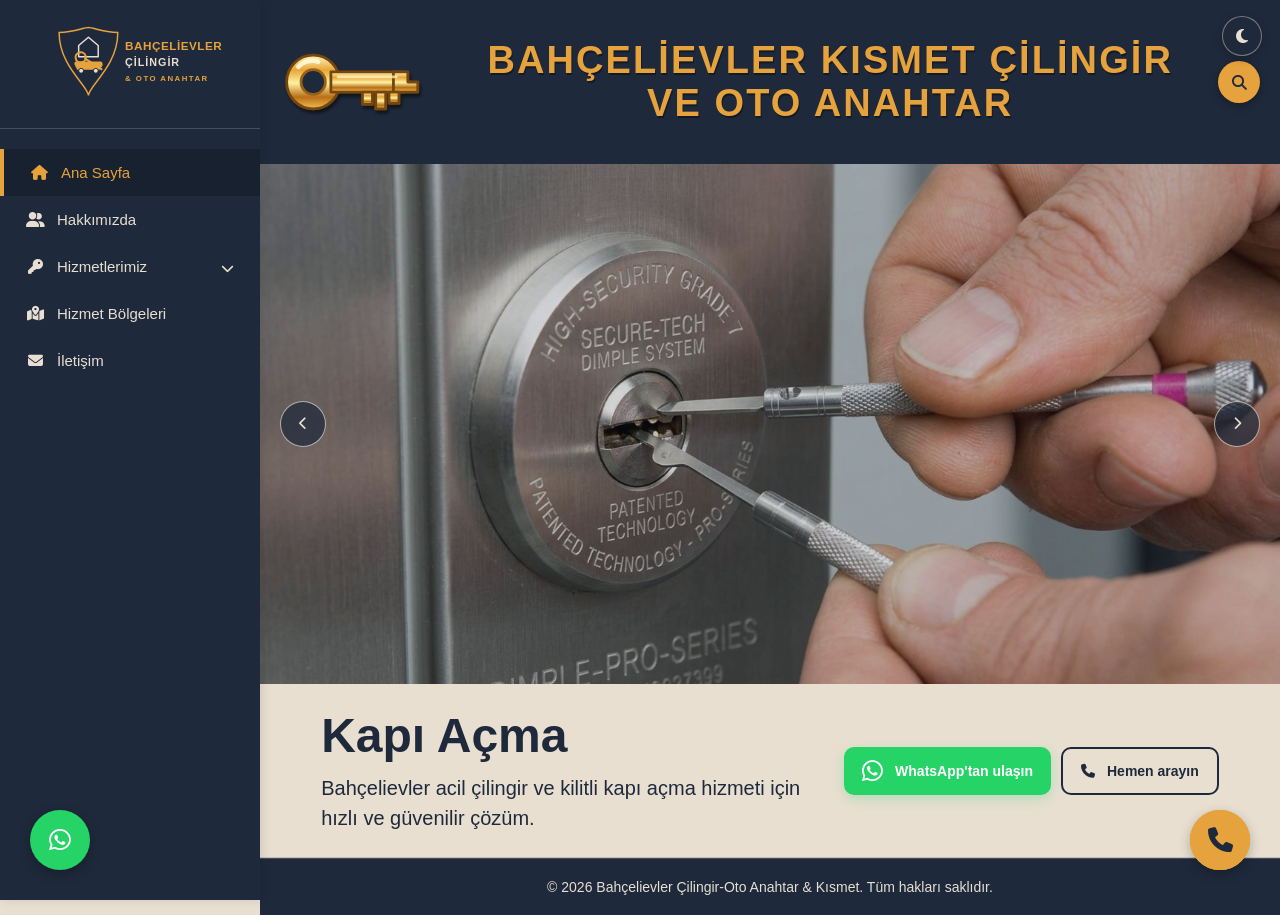
<file: index.html>
﻿<!DOCTYPE html>
<html lang="tr">
<head>
    <meta charset="UTF-8">
    <meta name="viewport" content="width=device-width, initial-scale=1.0">
    <meta name="description" content="Bahçelievler Çilingir-Oto Anahtar & Kısmet. Acil anahtarcı hizmeti için WhatsApp üzerinden iletişime geçin.">
    <title>Bahçelievler Çilingir-Oto Anahtar &amp; Kısmet</title>
    <link rel="stylesheet" href="https://cdnjs.cloudflare.com/ajax/libs/font-awesome/6.4.0/css/all.min.css">
    <link rel="stylesheet" href="css/style.css?v=20261105">
</head>
<body>
    <button class="theme-toggle" id="themeToggle" type="button" aria-label="Gece modunu aç" aria-pressed="false">
        <i class="fa-solid fa-moon" aria-hidden="true"></i>
    </button>
    <header class="mobile-header">
        <button class="mobile-toggle-btn" id="menuToggle" aria-label="Menüyü aç" aria-expanded="false" aria-controls="siteMenu">
            <i class="fa-solid fa-bars" aria-hidden="true"></i>
            <span>Menü</span>
        </button>
        <a class="mobile-logo" href="index.html" aria-label="Bahçelievler Çilingir ana sayfa">
            <img src="img/logo.svg" alt="Bahçelievler Çilingir ve Oto Anahtar">
        </a>
    </header>

    <aside class="sidebar" id="siteMenu" aria-label="Ana menü">
        <div class="logo-container">
            <a href="index.html"><img src="img/logo.svg" alt="Bahçelievler Çilingir ve Oto Anahtar"></a>
        </div>
        <ul class="nav-menu">
            <li><a href="index.html" class="active" aria-label="Ana Sayfa"><i class="fa-solid fa-house" aria-hidden="true"></i><span>Ana Sayfa</span></a></li>
            <li><a href="hakkimizda.html" aria-label="Hakkımızda"><i class="fa-solid fa-user-group" aria-hidden="true"></i><span>Hakkımızda</span></a></li>
            <li class="nav-services"><a href="hizmetlerimiz.html" aria-label="Hizmetlerimiz"><i class="fa-solid fa-key" aria-hidden="true"></i><span>Hizmetlerimiz</span></a><button class="service-submenu-toggle" type="button" aria-expanded="false" aria-label="Hizmetlerimiz alt menüsünü aç"><i class="fa-solid fa-chevron-down" aria-hidden="true"></i></button>
                <ul class="service-submenu">
                    <li><a href="hizmet-detay.html?service=kapi-acma">Kapı açma</a></li>
                    <li><a href="hizmet-detay.html?service=kilit-degisim-onarim">Kilit değişim ve onarım</a></li>
                    <li><a href="hizmet-detay.html?service=anahtar-kopyalama">Anahtar kopyalama</a></li>
                    <li><a href="hizmet-detay.html?service=oto-anahtar">Oto anahtar</a></li>
                    <li><a href="hizmet-detay.html?service=kepenk-kumandasi">Kepenk kumandası</a></li>
                    <li><a href="hizmet-detay.html?service=garaj-kumandasi">Garaj kumandası</a></li>
                    <li><a href="hizmet-detay.html?service=celik-kasa">Çelik kasa</a></li>
                </ul>
            </li>
            <li><a href="hizmet-bolgeleri.html" aria-label="Hizmet Bölgeleri"><i class="fa-solid fa-map-location-dot" aria-hidden="true"></i><span>Hizmet Bölgeleri</span></a></li>
            <li><a href="iletisim.html" aria-label="İletişim"><i class="fa-solid fa-envelope" aria-hidden="true"></i><span>İletişim</span></a></li>
        </ul>
    </aside>

    <div class="main-content">
        <main class="content-body home-content">
            <section class="home-heading" aria-label="İşletme adı">
                <img class="home-heading-key" src="img/key-realistic.svg" alt="" aria-hidden="true">
                <div class="home-heading-content">
                    <h1>BAHÇELİEVLER KISMET ÇİLİNGİR VE OTO ANAHTAR</h1>
                    <button class="home-heading-call" type="button" id="siteSearchToggle" aria-expanded="false" aria-controls="siteSearch">
                        <i class="fa-solid fa-magnifying-glass" aria-hidden="true"></i>
                    </button>
                    <form class="site-search-form" id="siteSearch" action="arama.html" method="get" hidden>
                        <label class="sr-only" for="siteSearchInput">Sitede ara</label>
                        <input id="siteSearchInput" name="q" type="search" placeholder="Hizmet veya mahalle ara" autocomplete="off">
                        <button type="submit" aria-label="Arama yap"><i class="fa-solid fa-arrow-right" aria-hidden="true"></i></button>
                    </form>
                </div>
            </section>
            <section class="image-slider home-slider" aria-label="Hizmetlerimiz">
                <div class="image-slider-stage">
                    <a class="image-slide active" href="hizmet-detay.html?service=kapi-acma">
                        <img src="img/1-new.jpg" alt="Kapı açma hizmeti">
                    </a>
                    <a class="image-slide" href="hizmet-detay.html?service=kilit-degisim-onarim">
                        <img src="img/2-new.jpg" alt="Kilit değişim ve onarım hizmeti">
                    </a>
                    <a class="image-slide" href="hizmet-detay.html?service=anahtar-kopyalama">
                        <img src="img/3.webp" alt="Anahtar kesim ve kopyalama hizmeti">
                    </a>
                    <a class="image-slide" href="hizmet-detay.html?service=oto-anahtar">
                        <img src="img/4.jpg" alt="Oto anahtar hizmeti">
                    </a>
                    <a class="image-slide" href="hizmet-detay.html?service=kepenk-kumandasi">
                        <img src="img/5.jpg" alt="Kepenk kumandası hizmeti">
                    </a>
                    <a class="image-slide" href="hizmet-detay.html?service=garaj-kumandasi">
                        <img src="img/6.jpg" alt="Garaj kumandası hizmeti">
                    </a>
                    <a class="image-slide" href="hizmet-detay.html?service=celik-kasa">
                        <img src="img/7.webp" alt="Çelik kasa hizmeti">
                    </a>
                    <button class="slider-arrow slider-arrow-prev" type="button" aria-label="Önceki hizmet"><i class="fa-solid fa-chevron-left" aria-hidden="true"></i></button>
                    <button class="slider-arrow slider-arrow-next" type="button" aria-label="Sonraki hizmet"><i class="fa-solid fa-chevron-right" aria-hidden="true"></i></button>
                </div>
                <div class="image-slider-info">
                    <div class="image-slide-caption active">
                        <h1>Kapı Açma</h1>
                        <p>Bahçelievler acil çilingir ve kilitli kapı açma hizmeti için hızlı ve güvenilir çözüm.</p>
                    </div>
                    <div class="image-slide-caption">
                        <h1>Kilit Değişim ve Onarım</h1>
                        <p>Kapı güvenliğiniz için profesyonel kilit değişimi ve onarım hizmeti.</p>
                    </div>
                    <div class="image-slide-caption">
                        <h1>Anahtar Kopyalama</h1>
                        <p>Yedek anahtar çoğaltma ve hızlı anahtar yapımı için yanınızdayız.</p>
                    </div>
                    <div class="image-slide-caption">
                        <h1>Oto Anahtar</h1>
                        <p>Oto anahtar, immobilizer ve araç kumandası çözümlerinde uzman destek.</p>
                    </div>
                    <div class="image-slide-caption">
                        <h1>Kepenk Kumandası</h1>
                        <p>Kumanda kopyalama, programlama ve değişim hizmetleri.</p>
                    </div>
                    <div class="image-slide-caption">
                        <h1>Garaj Kumandası</h1>
                        <p>Garaj kapısı kumanda kopyalama ve eşleştirme çözümleri.</p>
                    </div>
                    <div class="image-slide-caption">
                        <h1>Çelik Kasa</h1>
                        <p>Çelik kasa açma, kilit değişimi ve güvenli kasa anahtarı hizmeti.</p>
                    </div>
                    <div class="home-slider-actions">
                        <a class="emergency-whatsapp" href="https://wa.me/905324356523?text=Acil%20anahtarc%C4%B1%20hizmeti%20i%C3%A7in%20yard%C4%B1m%20istiyorum." target="_blank" rel="noopener noreferrer">
                            <i class="fa-brands fa-whatsapp" aria-hidden="true"></i>
                            <span>WhatsApp'tan ulaşın</span>
                        </a>
                        <a class="emergency-call" href="tel:+905324356523">
                            <i class="fa-solid fa-phone" aria-hidden="true"></i>
                            <span>Hemen arayın</span>
                        </a>
                    </div>
                </div>
            </section>
        </main>
        <footer><p>&copy; 2026 Bahçelievler Çilingir-Oto Anahtar &amp; Kısmet. Tüm hakları saklıdır.</p></footer>
    </div>
    <a class="contact-fab" href="tel:+905324356523" aria-label="0532 435 65 23 numarasını ara">
        <i class="fa-solid fa-phone" aria-hidden="true"></i>
    </a>
    <a class="whatsapp-fab" href="https://wa.me/905324356523?text=Acil%20anahtarc%C4%B1%20hizmeti%20i%C3%A7in%20yard%C4%B1m%20istiyorum." target="_blank" rel="noopener noreferrer" aria-label="WhatsApp ile iletişime geç">
        <i class="fa-brands fa-whatsapp" aria-hidden="true"></i>
    </a>
    <script src="js/theme.js"></script>
    <script>
        const menuToggle = document.getElementById('menuToggle');
        const sidebar = document.getElementById('siteMenu');
        const mobileHeader = document.querySelector('.mobile-header');
        const siteSearchToggle = document.getElementById('siteSearchToggle');
        const siteSearch = document.getElementById('siteSearch');
        const servicesToggle = document.querySelector('.service-submenu-toggle');
        const servicesMenu = document.querySelector('.nav-services');

        servicesToggle.addEventListener('click', () => {
            const isOpen = servicesMenu.classList.toggle('open');
            servicesToggle.setAttribute('aria-expanded', String(isOpen));
            servicesToggle.setAttribute('aria-label', isOpen ? 'Hizmetlerimiz alt menüsünü kapat' : 'Hizmetlerimiz alt menüsünü aç');
        });

        menuToggle.addEventListener('click', () => {
            const isOpen = sidebar.classList.toggle('open');
            mobileHeader.classList.toggle('menu-open', isOpen);
            menuToggle.setAttribute('aria-expanded', String(isOpen));
            menuToggle.setAttribute('aria-label', isOpen ? 'Menüyü kapat' : 'Menüyü aç');
            menuToggle.querySelector('i').classList.toggle('fa-bars', !isOpen);
            menuToggle.querySelector('i').classList.toggle('fa-xmark', isOpen);
        });

        siteSearchToggle.addEventListener('click', () => {
            const isOpen = siteSearchToggle.getAttribute('aria-expanded') === 'true';
            siteSearchToggle.setAttribute('aria-expanded', String(!isOpen));
            siteSearch.hidden = isOpen;
            if (!isOpen) {
                siteSearch.querySelector('input').focus();
            }
        });

        const imageSlides = document.querySelectorAll('.image-slide');
        const slideCaptions = document.querySelectorAll('.image-slide-caption');
        const sliderStage = document.querySelector('.image-slider-stage');
        const previousButton = document.querySelector('.slider-arrow-prev');
        const nextButton = document.querySelector('.slider-arrow-next');
        let currentSlide = 0;
        let suppressSlideClick = false;

        const showSlide = (nextSlide) => {
            imageSlides[currentSlide].classList.remove('active');
            slideCaptions[currentSlide].classList.remove('active');
            currentSlide = (nextSlide + imageSlides.length) % imageSlides.length;
            imageSlides[currentSlide].classList.add('active');
            slideCaptions[currentSlide].classList.add('active');
        };

        previousButton.addEventListener('click', () => showSlide(currentSlide - 1));
        nextButton.addEventListener('click', () => showSlide(currentSlide + 1));
        let touchStartX = 0;
        sliderStage.addEventListener('touchstart', (event) => {
            touchStartX = event.changedTouches[0].screenX;
        }, { passive: true });
        sliderStage.addEventListener('touchend', (event) => {
            const swipeDistance = event.changedTouches[0].screenX - touchStartX;
            if (Math.abs(swipeDistance) >= 50) {
                suppressSlideClick = true;
                showSlide(currentSlide + (swipeDistance < 0 ? 1 : -1));
                window.setTimeout(() => {
                    suppressSlideClick = false;
                }, 400);
            }
        }, { passive: true });
        imageSlides.forEach((slide) => {
            slide.addEventListener('click', (event) => {
                if (suppressSlideClick) {
                    event.preventDefault();
                }
            });
        });

        setInterval(() => showSlide(currentSlide + 1), 4000);
    </script>
</body>
</html>
</file>
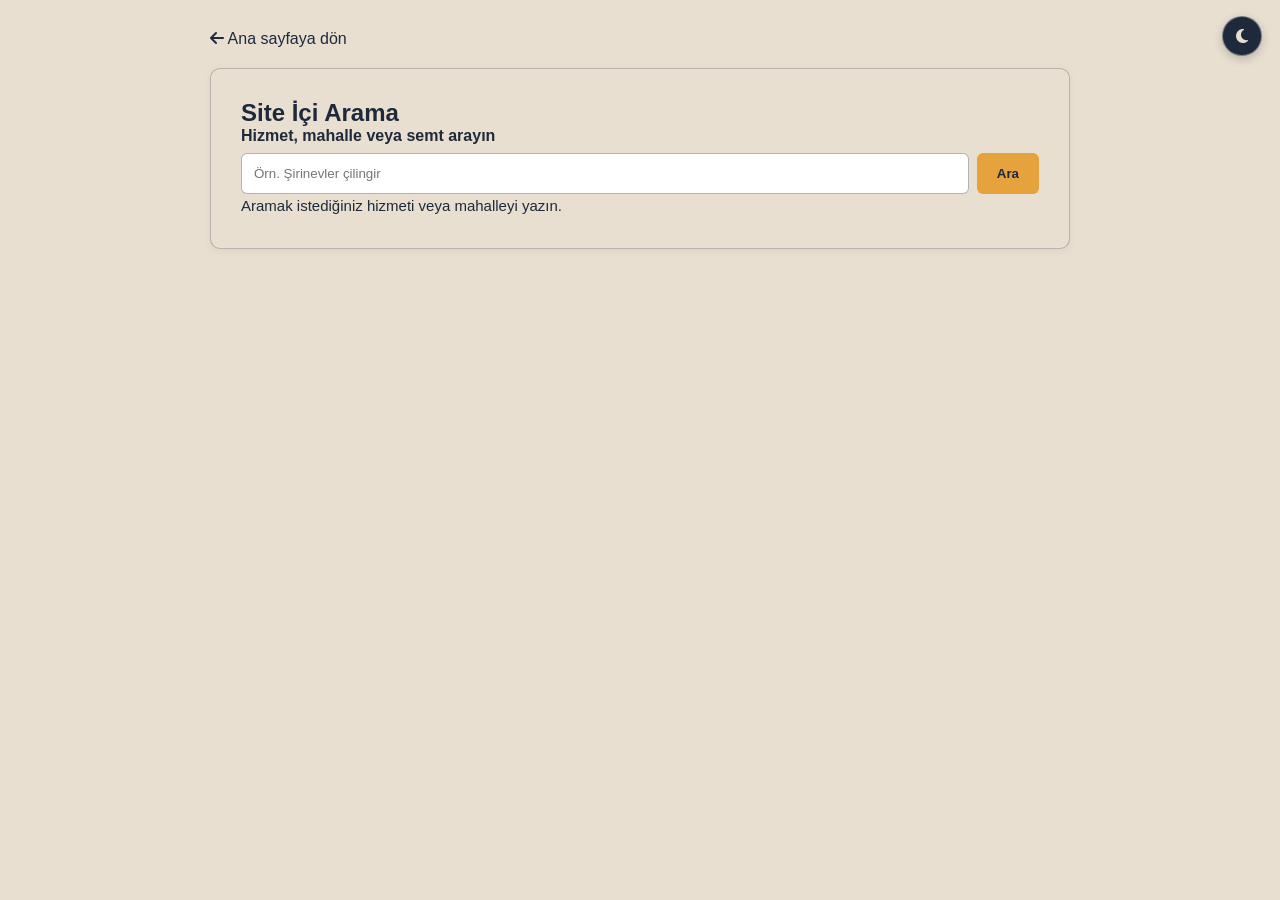
<file: arama.html>
﻿<!DOCTYPE html>
<html lang="tr">
<head>
    <meta charset="UTF-8">
    <meta name="viewport" content="width=device-width, initial-scale=1.0">
    <meta name="description" content="Bahçelievler Çilingir-Oto Anahtar hizmet ve bölge araması.">
    <title>Site İçi Arama | Bahçelievler Çilingir-Oto Anahtar</title>
    <link rel="stylesheet" href="https://cdnjs.cloudflare.com/ajax/libs/font-awesome/6.4.0/css/all.min.css">
    <link rel="stylesheet" href="css/style.css?v=20261105">
</head>
<body>
    <button class="theme-toggle" id="themeToggle" type="button" aria-label="Gece modunu aç" aria-pressed="false"><i class="fa-solid fa-moon" aria-hidden="true"></i></button>
    <main class="search-page">
        <a class="search-page-back" href="index.html"><i class="fa-solid fa-arrow-left" aria-hidden="true"></i> Ana sayfaya dön</a>
        <section class="content-box">
            <h1>Site İçi Arama</h1>
            <form class="site-search-page-form" action="arama.html" method="get">
                <label for="searchInput">Hizmet, mahalle veya semt arayın</label>
                <div>
                    <input id="searchInput" name="q" type="search" placeholder="Örn. Şirinevler çilingir" autocomplete="off">
                    <button type="submit">Ara</button>
                </div>
            </form>
            <p id="searchSummary"></p>
            <div id="searchResults" class="search-results"></div>
        </section>
    </main>
    <script src="js/theme.js"></script>
    <script>
        const searchItems = [
            ['Kapı açma', 'Bahçelievler acil çilingir, Şirinevler, Soğanlı, Hürriyet ve Yenibosna kapı açma hizmeti.', 'hizmet-detay.html?service=kapi-acma'],
            ['Kilit değişim ve onarım', 'Bahçelievler kilit değişimi, kilit tamiri ve güvenli kapı kilidi yenileme.', 'hizmet-detay.html?service=kilit-degisim-onarim'],
            ['Anahtar kopyalama', 'Bahçelievler anahtar kopyalama, yedek anahtar ve anahtar çoğaltma.', 'hizmet-detay.html?service=anahtar-kopyalama'],
            ['Oto anahtar', 'Şirinevler, Soğanlı ve Yenibosna oto anahtar, immobilizer ve araç kumandası.', 'hizmet-detay.html?service=oto-anahtar'],
            ['Kepenk kumandası', 'Kepenk kumandası kopyalama ve programlama hizmeti.', 'hizmet-detay.html?service=kepenk-kumandasi'],
            ['Garaj kumandası', 'Garaj kumandası kopyalama ve eşleştirme hizmeti.', 'hizmet-detay.html?service=garaj-kumandasi'],
            ['Çelik kasa', 'Çelik kasa açma ve kasa kilidi değişimi hizmeti.', 'hizmet-detay.html?service=celik-kasa'],
            ['Bahçelievler hizmet bölgeleri', 'Bahçelievler, Şirinevler, Soğanlı, Hürriyet, Çobançeşme, Kocasinan, Siyavuşpaşa, Yenibosna ve Zafer mahalleleri.', 'hizmet-bolgeleri.html']
        ];
        const params = new URLSearchParams(window.location.search);
        const query = (params.get('q') || '').trim();
        const normalizedQuery = query.toLocaleLowerCase('tr-TR');
        const results = searchItems.filter(([title, text]) => `${title} ${text}`.toLocaleLowerCase('tr-TR').includes(normalizedQuery));
        const input = document.getElementById('searchInput');
        const summary = document.getElementById('searchSummary');
        const resultBox = document.getElementById('searchResults');
        input.value = query;
        if (!query) {
            summary.textContent = 'Aramak istediğiniz hizmeti veya mahalleyi yazın.';
        } else if (!results.length) {
            summary.textContent = `"${query}" için sonuç bulunamadı.`;
        } else {
            summary.textContent = `"${query}" için ${results.length} sonuç bulundu.`;
            results.forEach(([title, text, url]) => {
                const article = document.createElement('article');
                article.innerHTML = `<h2><a href="${url}">${title}</a></h2><p>${text}</p>`;
                resultBox.appendChild(article);
            });
        }
    </script>
</body>
</html>
</file>
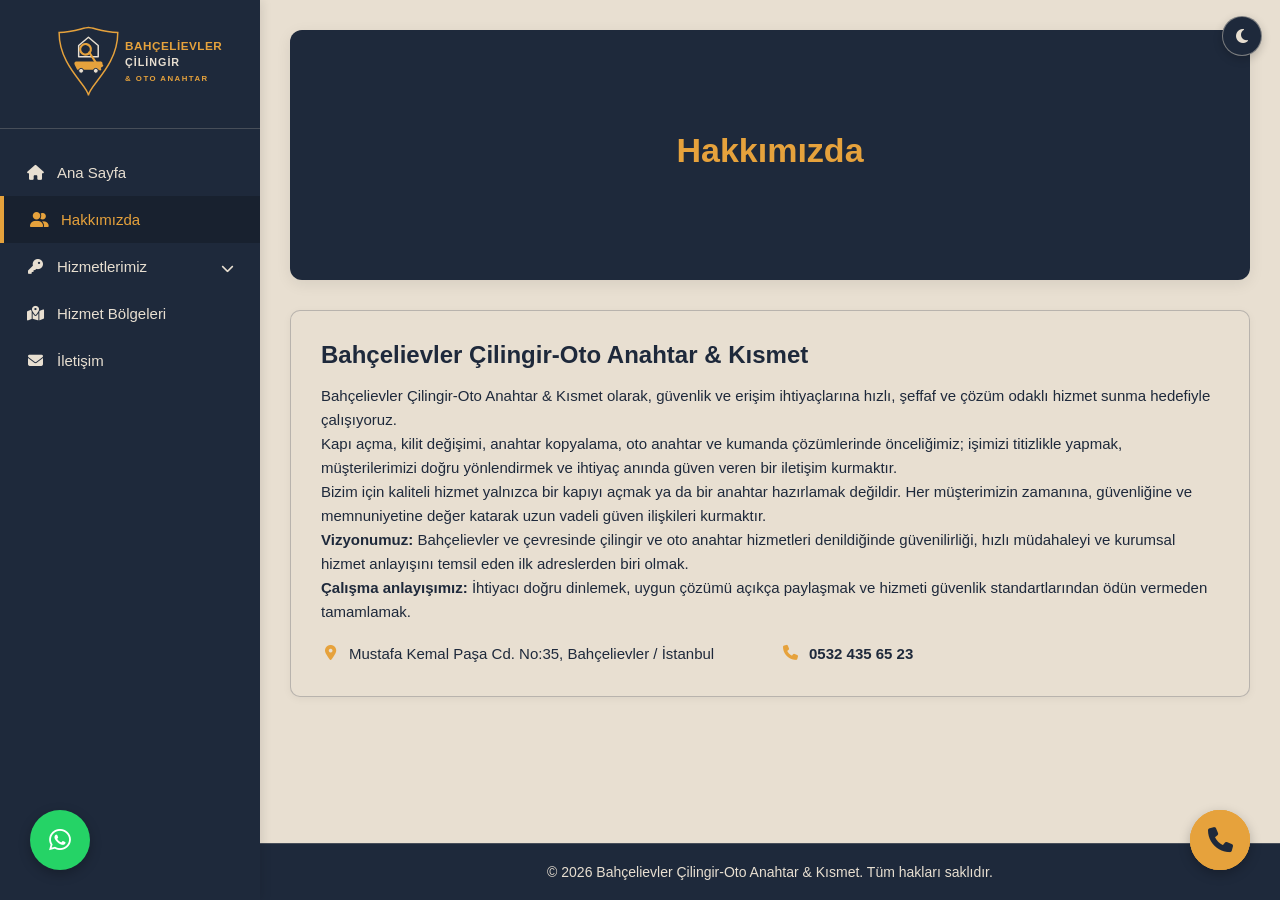
<file: hakkimizda.html>
﻿<!DOCTYPE html>
<html lang="tr">
<head>
    <meta charset="UTF-8">
    <meta name="viewport" content="width=device-width, initial-scale=1.0">
    <meta name="description" content="Bahçelievler Çilingir-Oto Anahtar & Kısmet'in güvenilir, hızlı ve çözüm odaklı hizmet anlayışı hakkında bilgi.">
    <title>Hakkımızda | Bahçelievler Çilingir-Oto Anahtar &amp; Kısmet</title>
    <link rel="stylesheet" href="https://cdnjs.cloudflare.com/ajax/libs/font-awesome/6.4.0/css/all.min.css">
    <link rel="stylesheet" href="css/style.css?v=20261105">
</head>
<body>
    <button class="theme-toggle" id="themeToggle" type="button" aria-label="Gece modunu aç" aria-pressed="false"><i class="fa-solid fa-moon" aria-hidden="true"></i></button>
    <header class="mobile-header">
        <button class="mobile-toggle-btn" id="menuToggle" aria-label="Menüyü aç" aria-expanded="false" aria-controls="siteMenu"><i class="fa-solid fa-bars" aria-hidden="true"></i><span>Menü</span></button>
        <a class="mobile-logo" href="index.html" aria-label="Bahçelievler Çilingir ana sayfa"><img src="img/logo.svg" alt="Bahçelievler Çilingir ve Oto Anahtar"></a>
    </header>
    <aside class="sidebar" id="siteMenu" aria-label="Ana menü">
        <div class="logo-container"><a href="index.html"><img src="img/logo.svg" alt="Bahçelievler Çilingir ve Oto Anahtar"></a></div>
        <ul class="nav-menu">
            <li><a href="index.html" aria-label="Ana Sayfa"><i class="fa-solid fa-house" aria-hidden="true"></i><span>Ana Sayfa</span></a></li>
            <li><a href="hakkimizda.html" class="active" aria-label="Hakkımızda"><i class="fa-solid fa-user-group" aria-hidden="true"></i><span>Hakkımızda</span></a></li>
            <li class="nav-services"><a href="hizmetlerimiz.html" aria-label="Hizmetlerimiz"><i class="fa-solid fa-key" aria-hidden="true"></i><span>Hizmetlerimiz</span></a><button class="service-submenu-toggle" type="button" aria-expanded="false" aria-label="Hizmetlerimiz alt menüsünü aç"><i class="fa-solid fa-chevron-down" aria-hidden="true"></i></button>
                <ul class="service-submenu">
                    <li><a href="hizmet-detay.html?service=kapi-acma">Kapı açma</a></li>
                    <li><a href="hizmet-detay.html?service=kilit-degisim-onarim">Kilit değişim ve onarım</a></li>
                    <li><a href="hizmet-detay.html?service=anahtar-kopyalama">Anahtar kopyalama</a></li>
                    <li><a href="hizmet-detay.html?service=oto-anahtar">Oto anahtar</a></li>
                    <li><a href="hizmet-detay.html?service=kepenk-kumandasi">Kepenk kumandası</a></li>
                    <li><a href="hizmet-detay.html?service=garaj-kumandasi">Garaj kumandası</a></li>
                    <li><a href="hizmet-detay.html?service=celik-kasa">Çelik kasa</a></li>
                </ul>
            </li>
            <li><a href="hizmet-bolgeleri.html" aria-label="Hizmet Bölgeleri"><i class="fa-solid fa-map-location-dot" aria-hidden="true"></i><span>Hizmet Bölgeleri</span></a></li>
            <li><a href="iletisim.html" aria-label="İletişim"><i class="fa-solid fa-envelope" aria-hidden="true"></i><span>İletişim</span></a></li>
        </ul>
    </aside>
    <div class="main-content">
        <main class="content-body">
            <section class="page-banner"><h1>Hakkımızda</h1></section>
            <section class="content-box">
                <h2>Bahçelievler Çilingir-Oto Anahtar &amp; Kısmet</h2>
                <p>Bahçelievler Çilingir-Oto Anahtar &amp; Kısmet olarak, güvenlik ve erişim ihtiyaçlarına hızlı, şeffaf ve çözüm odaklı hizmet sunma hedefiyle çalışıyoruz.</p>
                <p>Kapı açma, kilit değişimi, anahtar kopyalama, oto anahtar ve kumanda çözümlerinde önceliğimiz; işimizi titizlikle yapmak, müşterilerimizi doğru yönlendirmek ve ihtiyaç anında güven veren bir iletişim kurmaktır.</p>
                <p>Bizim için kaliteli hizmet yalnızca bir kapıyı açmak ya da bir anahtar hazırlamak değildir. Her müşterimizin zamanına, güvenliğine ve memnuniyetine değer katarak uzun vadeli güven ilişkileri kurmaktır.</p>
                <p><strong>Vizyonumuz:</strong> Bahçelievler ve çevresinde çilingir ve oto anahtar hizmetleri denildiğinde güvenilirliği, hızlı müdahaleyi ve kurumsal hizmet anlayışını temsil eden ilk adreslerden biri olmak.</p>
                <p><strong>Çalışma anlayışımız:</strong> İhtiyacı doğru dinlemek, uygun çözümü açıkça paylaşmak ve hizmeti güvenlik standartlarından ödün vermeden tamamlamak.</p>
                <div class="business-details">
                    <p><i class="fa-solid fa-location-dot" aria-hidden="true"></i><span>Mustafa Kemal Paşa Cd. No:35, Bahçelievler / İstanbul</span></p>
                    <p><i class="fa-solid fa-phone" aria-hidden="true"></i><a href="tel:+905324356523">0532 435 65 23</a></p>
                </div>
            </section>
        </main>
        <footer><p>&copy; 2026 Bahçelievler Çilingir-Oto Anahtar &amp; Kısmet. Tüm hakları saklıdır.</p></footer>
    </div>
    <a class="contact-fab" href="tel:+905324356523" aria-label="0532 435 65 23 numarasını ara">
        <i class="fa-solid fa-phone" aria-hidden="true"></i>
    </a>
    <a class="whatsapp-fab" href="https://wa.me/905324356523?text=Acil%20anahtarc%C4%B1%20hizmeti%20i%C3%A7in%20yard%C4%B1m%20istiyorum." target="_blank" rel="noopener noreferrer" aria-label="WhatsApp ile iletişime geç">
        <i class="fa-brands fa-whatsapp" aria-hidden="true"></i>
    </a>
    <script src="js/theme.js"></script>
    <script>
        const menuToggle = document.getElementById('menuToggle');
        const sidebar = document.getElementById('siteMenu');
        const mobileHeader = document.querySelector('.mobile-header');
        const servicesToggle = document.querySelector('.service-submenu-toggle');
        const servicesMenu = document.querySelector('.nav-services');

        servicesToggle.addEventListener('click', () => {
            const isOpen = servicesMenu.classList.toggle('open');
            servicesToggle.setAttribute('aria-expanded', String(isOpen));
            servicesToggle.setAttribute('aria-label', isOpen ? 'Hizmetlerimiz alt menüsünü kapat' : 'Hizmetlerimiz alt menüsünü aç');
        });

        menuToggle.addEventListener('click', () => {
            const isOpen = sidebar.classList.toggle('open');
            mobileHeader.classList.toggle('menu-open', isOpen);
            menuToggle.setAttribute('aria-expanded', String(isOpen));
            menuToggle.setAttribute('aria-label', isOpen ? 'Menüyü kapat' : 'Menüyü aç');
            menuToggle.querySelector('i').classList.toggle('fa-bars', !isOpen);
            menuToggle.querySelector('i').classList.toggle('fa-xmark', isOpen);
        });
    </script>
</body>
</html>
</file>
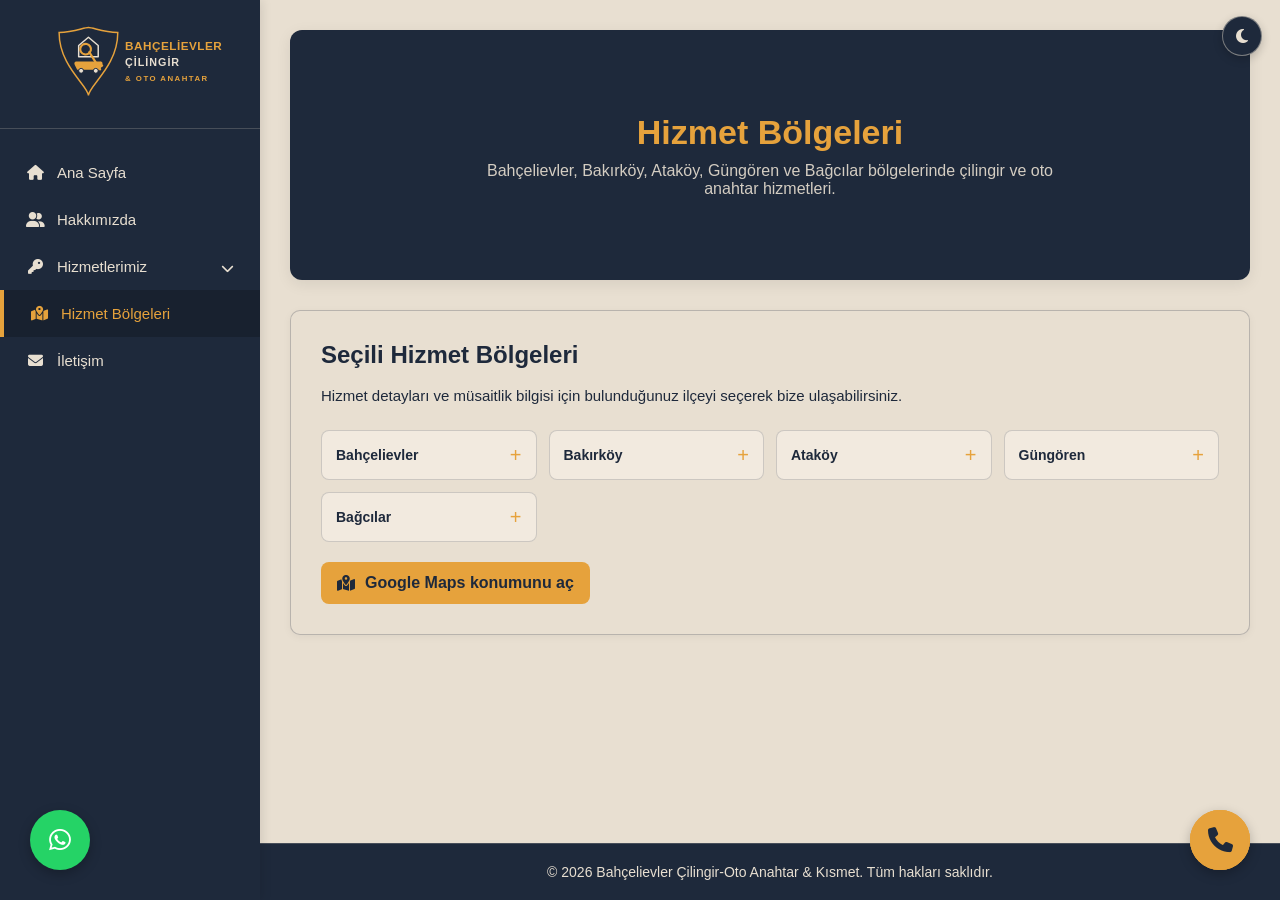
<file: hizmet-bolgeleri.html>
﻿<!DOCTYPE html>
<html lang="tr">
<head>
    <meta charset="UTF-8">
    <meta name="viewport" content="width=device-width, initial-scale=1.0">
    <meta name="description" content="Bahçelievler, Bakırköy, Ataköy, Güngören ve Bağcılar bölgelerinde çilingir, kapı açma, kilit ve oto anahtar hizmetleri.">
    <title>Hizmet Bölgeleri | Bahçelievler Çilingir-Oto Anahtar &amp; Kısmet</title>
    <link rel="stylesheet" href="https://cdnjs.cloudflare.com/ajax/libs/font-awesome/6.4.0/css/all.min.css">
    <link rel="stylesheet" href="css/style.css?v=20261105">
</head>
<body>
    <button class="theme-toggle" id="themeToggle" type="button" aria-label="Gece modunu aç" aria-pressed="false"><i class="fa-solid fa-moon" aria-hidden="true"></i></button>
    <header class="mobile-header">
        <button class="mobile-toggle-btn" id="menuToggle" aria-label="Menüyü aç" aria-expanded="false" aria-controls="siteMenu"><i class="fa-solid fa-bars" aria-hidden="true"></i><span>Menü</span></button>
        <a class="mobile-logo" href="index.html" aria-label="Bahçelievler Çilingir ana sayfa"><img src="img/logo.svg" alt="Bahçelievler Çilingir ve Oto Anahtar"></a>
    </header>
    <aside class="sidebar" id="siteMenu" aria-label="Ana menü">
        <div class="logo-container"><a href="index.html"><img src="img/logo.svg" alt="Bahçelievler Çilingir ve Oto Anahtar"></a></div>
        <ul class="nav-menu">
            <li><a href="index.html" aria-label="Ana Sayfa"><i class="fa-solid fa-house" aria-hidden="true"></i><span>Ana Sayfa</span></a></li>
            <li><a href="hakkimizda.html" aria-label="Hakkımızda"><i class="fa-solid fa-user-group" aria-hidden="true"></i><span>Hakkımızda</span></a></li>
            <li class="nav-services"><a href="hizmetlerimiz.html" aria-label="Hizmetlerimiz"><i class="fa-solid fa-key" aria-hidden="true"></i><span>Hizmetlerimiz</span></a><button class="service-submenu-toggle" type="button" aria-expanded="false" aria-label="Hizmetlerimiz alt menüsünü aç"><i class="fa-solid fa-chevron-down" aria-hidden="true"></i></button>
                <ul class="service-submenu">
                    <li><a href="hizmet-detay.html?service=kapi-acma">Kapı açma</a></li>
                    <li><a href="hizmet-detay.html?service=kilit-degisim-onarim">Kilit değişim ve onarım</a></li>
                    <li><a href="hizmet-detay.html?service=anahtar-kopyalama">Anahtar kopyalama</a></li>
                    <li><a href="hizmet-detay.html?service=oto-anahtar">Oto anahtar</a></li>
                    <li><a href="hizmet-detay.html?service=kepenk-kumandasi">Kepenk kumandası</a></li>
                    <li><a href="hizmet-detay.html?service=garaj-kumandasi">Garaj kumandası</a></li>
                    <li><a href="hizmet-detay.html?service=celik-kasa">Çelik kasa</a></li>
                </ul>
            </li>
            <li><a href="hizmet-bolgeleri.html" class="active" aria-label="Hizmet Bölgeleri"><i class="fa-solid fa-map-location-dot" aria-hidden="true"></i><span>Hizmet Bölgeleri</span></a></li>
            <li><a href="iletisim.html" aria-label="İletişim"><i class="fa-solid fa-envelope" aria-hidden="true"></i><span>İletişim</span></a></li>
        </ul>
    </aside>
    <div class="main-content">
        <main class="content-body">
            <section class="page-banner"><h1>Hizmet Bölgeleri</h1><p>Bahçelievler, Bakırköy, Ataköy, Güngören ve Bağcılar bölgelerinde çilingir ve oto anahtar hizmetleri.</p></section>
            <section class="content-box">
                <h2>Seçili Hizmet Bölgeleri</h2>
                <p>Hizmet detayları ve müsaitlik bilgisi için bulunduğunuz ilçeyi seçerek bize ulaşabilirsiniz.</p>
                <div class="district-grid">
                    <details>
                        <summary>Bahçelievler</summary>
                        <p>Bahçelievler çilingir olarak 7/24 kapı açma, kilit değişimi, anahtar kopyalama ve oto anahtar hizmeti veriyoruz. Mahalleleri: Bahçelievler, Cumhuriyet, Çobançeşme, Fevzi Çakmak, Hürriyet, Kocasinan Merkez, Soğanlı, Şirinevler, Siyavuşpaşa, Yenibosna Merkez ve Zafer.</p>
                        <a class="district-call" href="tel:+905324356523">Hemen arayın</a>
                    </details>
                    <details>
                        <summary>Bakırköy</summary>
                        <p>Bakırköy çilingir, acil kapı açma, kilit onarımı ve oto anahtar ihtiyaçlarınızda hızlı servis sunuyoruz. Ataköy, Yeşilköy, Yeşilyurt, Şenlikköy, Basınköy ve çevresinde destek veriyoruz.</p>
                        <a class="district-call" href="tel:+905324356523">İletişime geçin</a>
                    </details>
                    <details>
                        <summary>Ataköy</summary>
                        <p>Ataköy çilingir hizmetimizle Ataköy 1-5, Ataköy 7-8-9-10 ve Ataköy 11. kısımlarda acil kapı açma, kilit değişimi, anahtar kopyalama ve oto anahtar çözümleri sunuyoruz.</p>
                        <a class="district-call" href="tel:+905324356523">Hemen arayın</a>
                    </details>
                    <details>
                        <summary>Güngören</summary>
                        <p>Güngören çilingir hizmetimiz; Güngören Merkez, Haznedar, Güneştepe, Güven, Akıncılar, Tozkoparan ve Mehmet Nesih Özmen bölgelerinde kapı açma, kilit değişimi ve oto anahtar desteği sağlar.</p>
                        <a class="district-call" href="tel:+905324356523">Bize ulaşın</a>
                    </details>
                    <details>
                        <summary>Bağcılar</summary>
                        <p>Bağcılar çilingir hizmetimiz; Güneşli, Mahmutbey, Bağlar, Barbaros, Çınar, Fevzi Çakmak, Hürriyet ve çevresinde acil kapı açma, kilit değişimi, anahtar kopyalama ve oto anahtar çözümleri sunar.</p>
                        <a class="district-call" href="tel:+905324356523">Arayın</a>
                    </details>
                </div>
                <a class="contact-link" href="https://share.google/ZTWYcvChYmMoIBGbf" target="_blank" rel="noopener noreferrer">
                    <i class="fa-solid fa-map-location-dot" aria-hidden="true"></i>
                    Google Maps konumunu aç
                </a>
            </section>
        </main>
        <footer><p>&copy; 2026 Bahçelievler Çilingir-Oto Anahtar &amp; Kısmet. Tüm hakları saklıdır.</p></footer>
    </div>
    <a class="contact-fab" href="tel:+905324356523" aria-label="0532 435 65 23 numarasını ara">
        <i class="fa-solid fa-phone" aria-hidden="true"></i>
    </a>
    <a class="whatsapp-fab" href="https://wa.me/905324356523?text=Acil%20anahtarc%C4%B1%20hizmeti%20i%C3%A7in%20yard%C4%B1m%20istiyorum." target="_blank" rel="noopener noreferrer" aria-label="WhatsApp ile iletişime geç">
        <i class="fa-brands fa-whatsapp" aria-hidden="true"></i>
    </a>
    <script src="js/theme.js"></script>
    <script>
        const menuToggle = document.getElementById('menuToggle');
        const sidebar = document.getElementById('siteMenu');
        const mobileHeader = document.querySelector('.mobile-header');
        const servicesToggle = document.querySelector('.service-submenu-toggle');
        const servicesMenu = document.querySelector('.nav-services');

        servicesToggle.addEventListener('click', () => {
            const isOpen = servicesMenu.classList.toggle('open');
            servicesToggle.setAttribute('aria-expanded', String(isOpen));
            servicesToggle.setAttribute('aria-label', isOpen ? 'Hizmetlerimiz alt menüsünü kapat' : 'Hizmetlerimiz alt menüsünü aç');
        });

        menuToggle.addEventListener('click', () => {
            const isOpen = sidebar.classList.toggle('open');
            mobileHeader.classList.toggle('menu-open', isOpen);
            menuToggle.setAttribute('aria-expanded', String(isOpen));
            menuToggle.setAttribute('aria-label', isOpen ? 'Menüyü kapat' : 'Menüyü aç');
            menuToggle.querySelector('i').classList.toggle('fa-bars', !isOpen);
            menuToggle.querySelector('i').classList.toggle('fa-xmark', isOpen);
        });

        document.querySelectorAll('.district-call').forEach((callLink) => {
            callLink.addEventListener('click', (event) => {
                event.preventDefault();
                event.stopPropagation();
                window.location.href = callLink.getAttribute('href');
            });
        });
    </script>
</body>
</html>
</file>
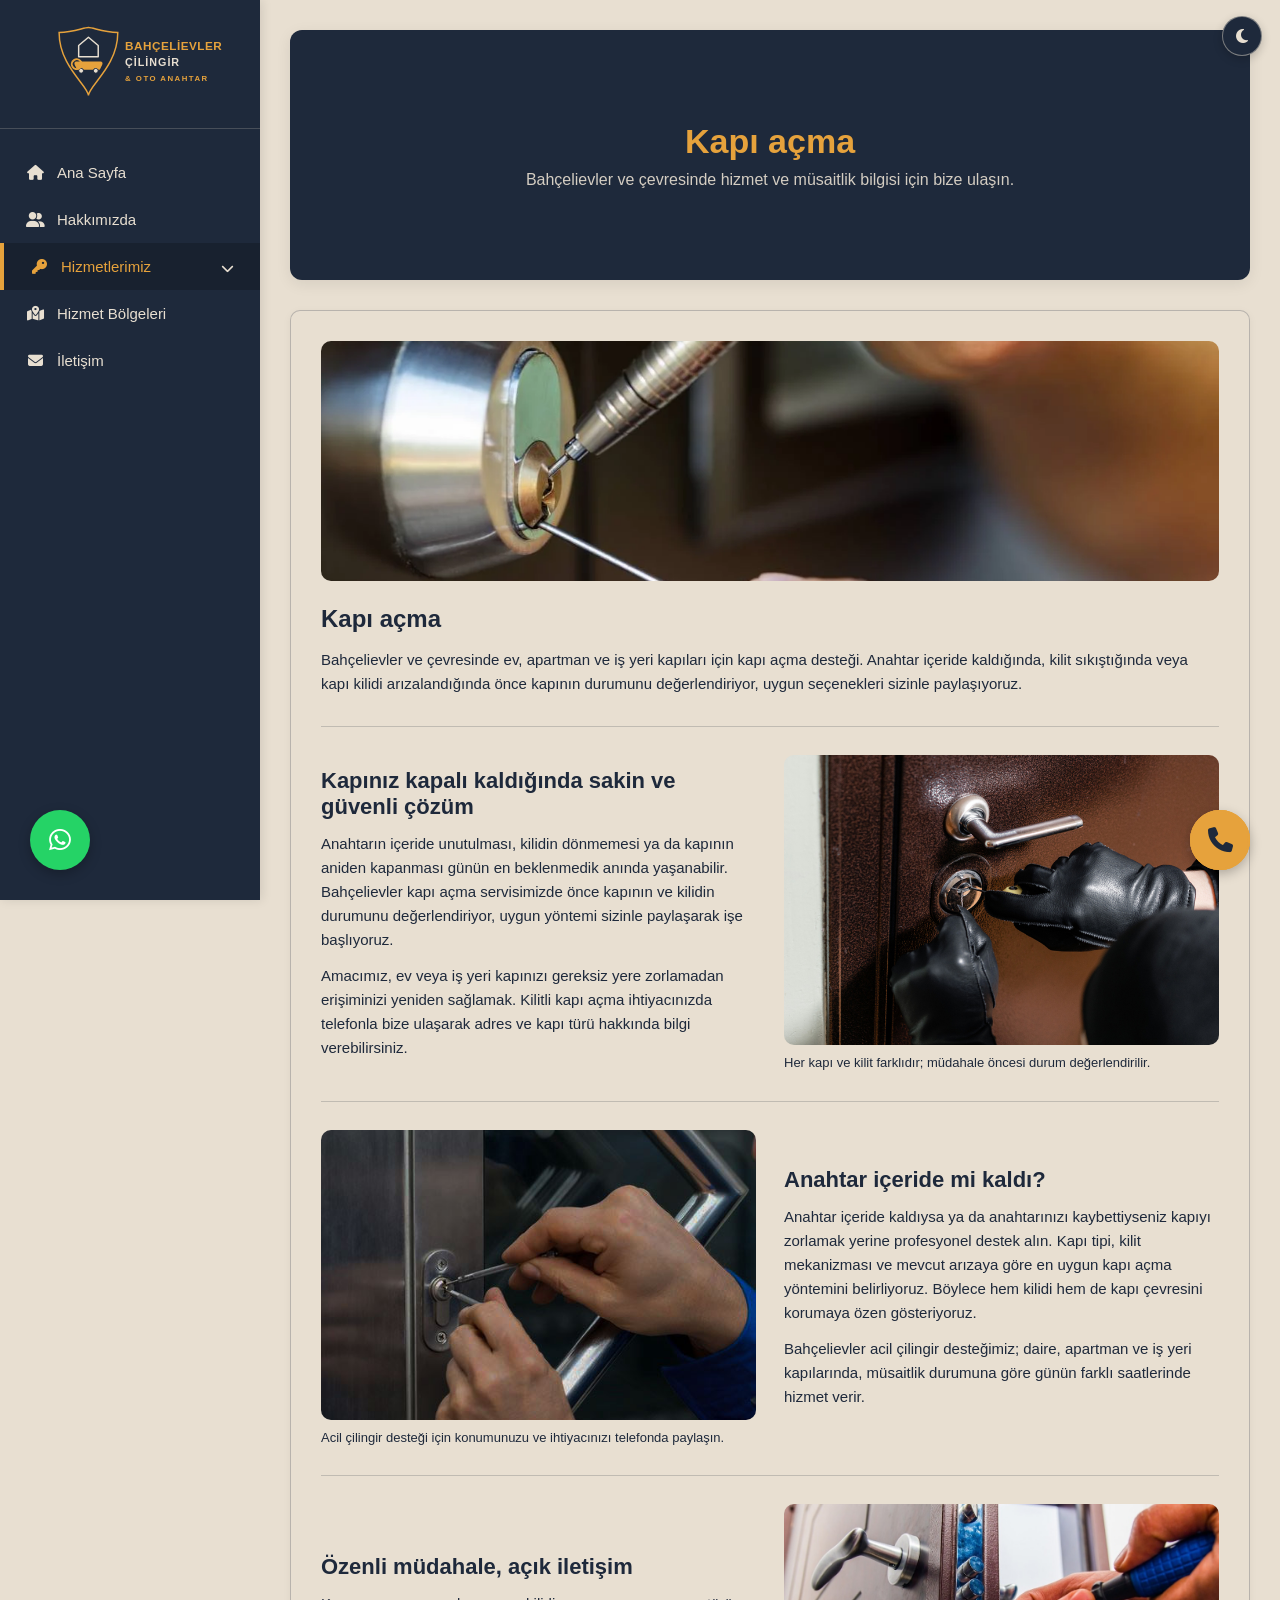
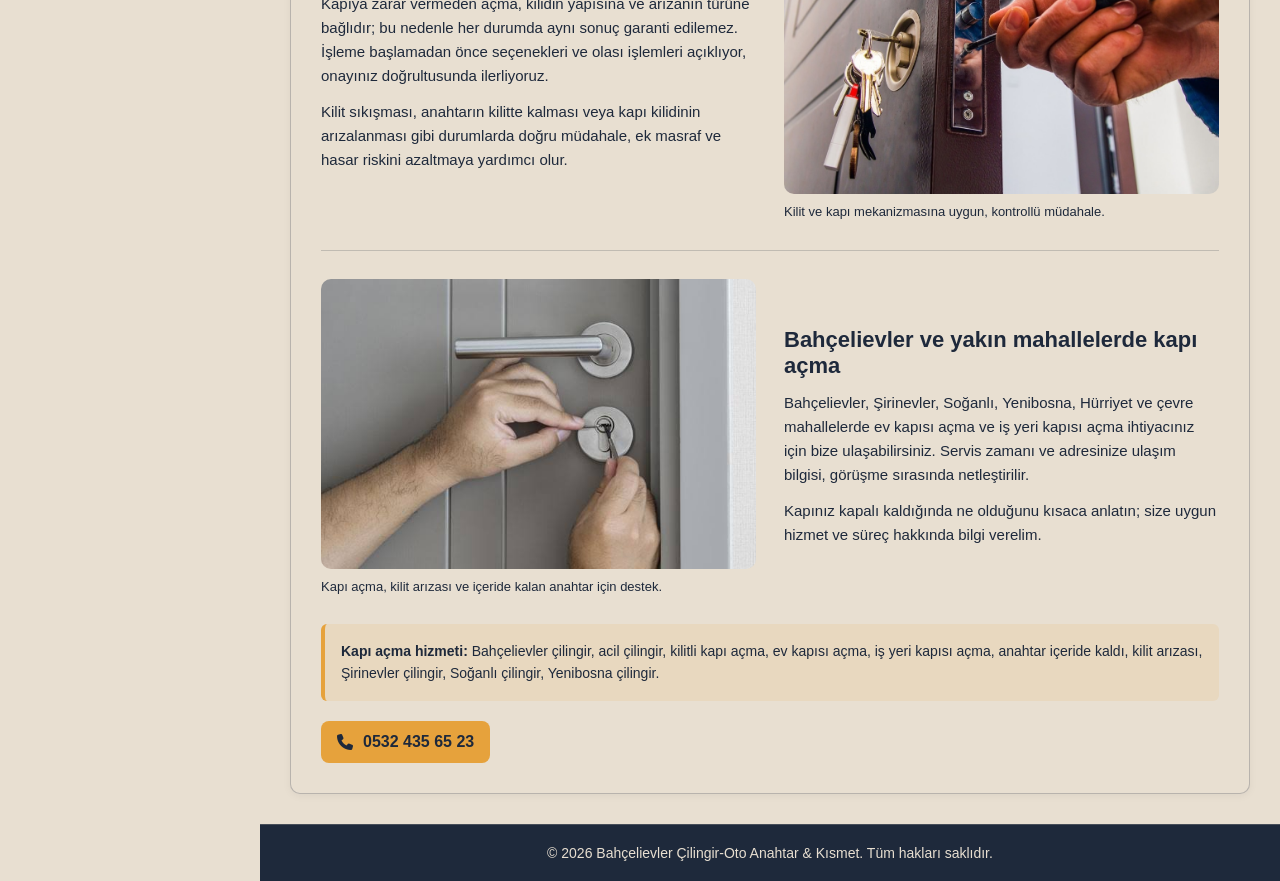
<file: hizmet-detay.html>
﻿<!DOCTYPE html>
<html lang="tr">
<head>
    <meta charset="UTF-8">
    <meta name="viewport" content="width=device-width, initial-scale=1.0">
    <meta id="service-meta" name="description" content="Bahçelievler çilingir, oto anahtar, kilit ve kumanda hizmetleri hakkında detaylı bilgi.">
    <title>Hizmet Detayı | Bahçelievler Çilingir-Oto Anahtar</title>
    <link rel="stylesheet" href="https://cdnjs.cloudflare.com/ajax/libs/font-awesome/6.4.0/css/all.min.css">
    <link rel="stylesheet" href="css/style.css?v=20261107-2">
</head>
<body>
    <button class="theme-toggle" id="themeToggle" type="button" aria-label="Gece modunu aç" aria-pressed="false"><i class="fa-solid fa-moon" aria-hidden="true"></i></button>
    <header class="mobile-header">
        <button class="mobile-toggle-btn" id="menuToggle" aria-label="Menüyü aç" aria-expanded="false" aria-controls="siteMenu"><i class="fa-solid fa-bars" aria-hidden="true"></i><span>Menü</span></button>
        <a class="mobile-logo" href="index.html" aria-label="Bahçelievler Çilingir ana sayfa"><img src="img/logo.svg" alt="Bahçelievler Çilingir ve Oto Anahtar"></a>
    </header>
    <aside class="sidebar" id="siteMenu" aria-label="Ana menü">
        <div class="logo-container"><a href="index.html"><img src="img/logo.svg" alt="Bahçelievler Çilingir ve Oto Anahtar"></a></div>
        <ul class="nav-menu">
            <li><a href="index.html" aria-label="Ana Sayfa"><i class="fa-solid fa-house" aria-hidden="true"></i><span>Ana Sayfa</span></a></li>
            <li><a href="hakkimizda.html" aria-label="Hakkımızda"><i class="fa-solid fa-user-group" aria-hidden="true"></i><span>Hakkımızda</span></a></li>
            <li class="nav-services"><a class="active" href="hizmetlerimiz.html" aria-label="Hizmetlerimiz"><i class="fa-solid fa-key" aria-hidden="true"></i><span>Hizmetlerimiz</span></a><button class="service-submenu-toggle" type="button" aria-expanded="false" aria-label="Hizmetlerimiz alt menüsünü aç"><i class="fa-solid fa-chevron-down" aria-hidden="true"></i></button>
                <ul class="service-submenu">
                    <li><a href="hizmet-detay.html?service=kapi-acma">Kapı açma</a></li>
                    <li><a href="hizmet-detay.html?service=kilit-degisim-onarim">Kilit değişim ve onarım</a></li>
                    <li><a href="hizmet-detay.html?service=anahtar-kopyalama">Anahtar kopyalama</a></li>
                    <li><a href="hizmet-detay.html?service=oto-anahtar">Oto anahtar</a></li>
                    <li><a href="hizmet-detay.html?service=kepenk-kumandasi">Kepenk kumandası</a></li>
                    <li><a href="hizmet-detay.html?service=garaj-kumandasi">Garaj kumandası</a></li>
                    <li><a href="hizmet-detay.html?service=celik-kasa">Çelik kasa</a></li>
                </ul>
            </li>
            <li><a href="hizmet-bolgeleri.html" aria-label="Hizmet Bölgeleri"><i class="fa-solid fa-map-location-dot" aria-hidden="true"></i><span>Hizmet Bölgeleri</span></a></li>
            <li><a href="iletisim.html" aria-label="İletişim"><i class="fa-solid fa-envelope" aria-hidden="true"></i><span>İletişim</span></a></li>
        </ul>
    </aside>
    <div class="main-content">
        <main class="content-body">
            <section class="page-banner"><h1 id="service-title">Hizmet Detayı</h1><p>Bahçelievler ve çevresinde hizmet ve müsaitlik bilgisi için bize ulaşın.</p></section>
            <section class="content-box">
                <div class="service-detail-image">
                    <img id="service-image" src="img/1-new.jpg" alt="Bahçelievler çilingir hizmeti">
                </div>
                <h2 id="service-heading">Hizmet hakkında</h2>
                <p id="service-description"></p>
                <div class="service-detail-story" id="door-opening-story" hidden>
                    <section class="service-story-row">
                        <div class="service-story-copy">
                            <h2>Kapınız kapalı kaldığında sakin ve güvenli çözüm</h2>
                            <p>Anahtarın içeride unutulması, kilidin dönmemesi ya da kapının aniden kapanması günün en beklenmedik anında yaşanabilir. Bahçelievler kapı açma servisimizde önce kapının ve kilidin durumunu değerlendiriyor, uygun yöntemi sizinle paylaşarak işe başlıyoruz.</p>
                            <p>Amacımız, ev veya iş yeri kapınızı gereksiz yere zorlamadan erişiminizi yeniden sağlamak. Kilitli kapı açma ihtiyacınızda telefonla bize ulaşarak adres ve kapı türü hakkında bilgi verebilirsiniz.</p>
                        </div>
                        <figure class="service-story-image">
                            <img src="img/door-opening-lock-service.jpg" alt="Kapı kilidini inceleyen profesyonel çilingir" loading="lazy">
                            <figcaption>Her kapı ve kilit farklıdır; müdahale öncesi durum değerlendirilir.</figcaption>
                        </figure>
                    </section>
                    <section class="service-story-row">
                        <div class="service-story-copy">
                            <h2>Anahtar içeride mi kaldı?</h2>
                            <p>Anahtar içeride kaldıysa ya da anahtarınızı kaybettiyseniz kapıyı zorlamak yerine profesyonel destek alın. Kapı tipi, kilit mekanizması ve mevcut arızaya göre en uygun kapı açma yöntemini belirliyoruz. Böylece hem kilidi hem de kapı çevresini korumaya özen gösteriyoruz.</p>
                            <p>Bahçelievler acil çilingir desteğimiz; daire, apartman ve iş yeri kapılarında, müsaitlik durumuna göre günün farklı saatlerinde hizmet verir.</p>
                        </div>
                        <figure class="service-story-image">
                            <img src="img/emergency-door-locksmith.jpg" alt="Acil kapı açma hizmetinde kilit üzerinde çalışan çilingir" loading="lazy">
                            <figcaption>Acil çilingir desteği için konumunuzu ve ihtiyacınızı telefonda paylaşın.</figcaption>
                        </figure>
                    </section>
                    <section class="service-story-row">
                        <div class="service-story-copy">
                            <h2>Özenli müdahale, açık iletişim</h2>
                            <p>Kapıya zarar vermeden açma, kilidin yapısına ve arızanın türüne bağlıdır; bu nedenle her durumda aynı sonuç garanti edilemez. İşleme başlamadan önce seçenekleri ve olası işlemleri açıklıyor, onayınız doğrultusunda ilerliyoruz.</p>
                            <p>Kilit sıkışması, anahtarın kilitte kalması veya kapı kilidinin arızalanması gibi durumlarda doğru müdahale, ek masraf ve hasar riskini azaltmaya yardımcı olur.</p>
                        </div>
                        <figure class="service-story-image">
                            <img src="img/locksmith-door-service.jpg" alt="Çilingirin kapı mekanizmasına dikkatle müdahalesi" loading="lazy">
                            <figcaption>Kilit ve kapı mekanizmasına uygun, kontrollü müdahale.</figcaption>
                        </figure>
                    </section>
                    <section class="service-story-row">
                        <div class="service-story-copy">
                            <h2>Bahçelievler ve yakın mahallelerde kapı açma</h2>
                            <p>Bahçelievler, Şirinevler, Soğanlı, Yenibosna, Hürriyet ve çevre mahallelerde ev kapısı açma ve iş yeri kapısı açma ihtiyacınız için bize ulaşabilirsiniz. Servis zamanı ve adresinize ulaşım bilgisi, görüşme sırasında netleştirilir.</p>
                            <p>Kapınız kapalı kaldığında ne olduğunu kısaca anlatın; size uygun hizmet ve süreç hakkında bilgi verelim.</p>
                        </div>
                        <figure class="service-story-image">
                            <img src="img/door-key-locksmith.jpg" alt="Kapı kilidi ve anahtar üzerinde çalışan çilingir" loading="lazy">
                            <figcaption>Kapı açma, kilit arızası ve içeride kalan anahtar için destek.</figcaption>
                        </figure>
                    </section>
                    <p class="service-story-keywords"><strong>Kapı açma hizmeti:</strong> Bahçelievler çilingir, acil çilingir, kilitli kapı açma, ev kapısı açma, iş yeri kapısı açma, anahtar içeride kaldı, kilit arızası, Şirinevler çilingir, Soğanlı çilingir, Yenibosna çilingir.</p>
                </div>
                <div class="service-detail-story" id="lock-repair-story" hidden>
                    <section class="service-story-row">
                        <div class="service-story-copy">
                            <h2>Kilit arızasında önce doğru tespit</h2>
                            <p>Anahtar zor dönüyor, kilit takılıyor ya da kapı düzgün kapanmıyor mu? Kilit arızasının kaynağı her zaman aynı olmayabilir. Bahçelievler kilit tamiri hizmetimizde kilidi ve kapının çalışma şeklini kontrol ederek onarım mı yoksa parça değişimi mi gerektiğini belirliyoruz.</p>
                            <p>İşlem öncesi yapılacak müdahaleyi ve seçenekleri sizinle konuşuyor, ihtiyacınıza uygun çözüm için birlikte karar veriyoruz.</p>
                        </div>
                        <figure class="service-story-image">
                            <img src="img/lock-repair-mechanism.webp" alt="Kapı kilidinin mekanizmasını kontrol eden usta" loading="lazy">
                            <figcaption>Kilit gövdesinin durumu, onarım veya değişim kararında belirleyicidir.</figcaption>
                        </figure>
                    </section>
                    <section class="service-story-row">
                        <div class="service-story-copy">
                            <h2>Yıpranmış veya arızalı kilitlerin değişimi</h2>
                            <p>Kilit çok yıpranmışsa, mekanizması hasar gördüyse veya onarım yeterli olmayacaksa kilit değişimi gündeme gelebilir. Kapının yapısına ve mevcut kilit sistemine uygun parçayı belirleyip değişim sürecini anlaşılır şekilde aktarıyoruz.</p>
                            <p>Ev kapısı kilit değişimi, apartman kapısı kilidi ve iş yeri kilit yenileme ihtiyaçlarınızda uygun seçenekleri öğrenmek için bizimle iletişime geçebilirsiniz.</p>
                        </div>
                        <figure class="service-story-image">
                            <img src="img/lock-repair-mortise.webp" alt="Kapıdan çıkarılmış kilit mekanizması ve yenileme işlemi" loading="lazy">
                            <figcaption>Kilit değişimi öncesinde kapı ve mevcut mekanizma birlikte değerlendirilir.</figcaption>
                        </figure>
                    </section>
                    <section class="service-story-row">
                        <div class="service-story-copy">
                            <h2>Kapı ve kilit uyumuna dikkat</h2>
                            <p>Her kilit her kapıya uygun değildir. Göbek veya kilit değişiminde ölçü, kapı tipi ve mevcut mekanizma dikkate alınır. Doğru parçanın seçilmesi, kilidin rahat çalışmasına ve kapının güvenli biçimde kapanmasına yardımcı olur.</p>
                            <p>Gerekli görülürse montaj sırasında kapı kolu ve kilit karşılığı da kontrol edilerek sorunun kaynağı birlikte değerlendirilir.</p>
                        </div>
                        <figure class="service-story-image">
                            <img src="img/lock-repair-measure.jpg" alt="Kapı kilit mekanizmasının ölçüsünü kontrol eden çilingir" loading="lazy">
                            <figcaption>Uygun kilit ve göbek seçiminde ölçü ve kapı uyumu önemlidir.</figcaption>
                        </figure>
                    </section>
                    <section class="service-story-row">
                        <div class="service-story-copy">
                            <h2>Bahçelievler ve çevresinde kilit desteği</h2>
                            <p>Bahçelievler, Şirinevler, Soğanlı, Yenibosna, Hürriyet ve çevre mahallelerde kapı kilidi tamiri, kilit göbeği değişimi ve kilit yenileme için bize ulaşabilirsiniz. Servis zamanı ve işlem seçenekleri, adresiniz ve ihtiyacınız konuşularak netleştirilir.</p>
                            <p>Kilitteki sorunu kısaca tarif edin; onarım ya da değişim için izlenebilecek yol hakkında bilgi verelim.</p>
                        </div>
                        <figure class="service-story-image">
                            <img src="img/lock-repair-door.jpg" alt="Kapı kolu ve kilit üzerinde onarım yapan usta" loading="lazy">
                            <figcaption>Kapı kilidi onarımı ve yenileme işlemlerinde özenli montaj.</figcaption>
                        </figure>
                    </section>
                    <p class="service-story-keywords"><strong>Kilit hizmetleri:</strong> Bahçelievler kilit değişimi, kilit tamiri, kapı kilidi onarımı, kilit göbeği değişimi, barel değişimi, kapı kilidi yenileme, arızalı kilit, Şirinevler çilingir, Soğanlı çilingir, Yenibosna çilingir.</p>
                </div>
                <div class="service-detail-story" id="key-copy-story" hidden>
                    <section class="service-story-row">
                        <div class="service-story-copy">
                            <h2>Yedek anahtar, ihtiyaç anında elinizin altında</h2>
                            <p>Ev veya iş yeri anahtarınız için yedek hazırlatmak, anahtar kaybolduğunda ya da aile bireylerinin ayrı anahtara ihtiyacı olduğunda işleri kolaylaştırır. Bahçelievler anahtar kopyalama hizmetimizde mevcut anahtarınızı inceliyor, uygun anahtar taslağıyla çoğaltma yapıyoruz.</p>
                            <p>Günlük kullanım için yedek anahtar veya birden fazla anahtar kopyası ihtiyacınızı bize iletebilirsiniz.</p>
                        </div>
                        <figure class="service-story-image">
                            <img src="img/key-copy-collection.jpg" alt="Farklı tiplerde bir arada bulunan anahtarlar" loading="lazy">
                            <figcaption>Farklı anahtar tipleri için uygun taslak seçilerek çoğaltma yapılır.</figcaption>
                        </figure>
                    </section>
                    <section class="service-story-row">
                        <div class="service-story-copy">
                            <h2>Hassas kesim, rahat kullanım</h2>
                            <p>Anahtarın kilitte rahat çalışması için kesim ve ölçü uyumu önemlidir. Anahtar kopyalama sırasında örnek anahtarı ve anahtarın türünü kontrol ederek uygun kesim işlemini yapıyoruz.</p>
                            <p>Kopyalama sonrasında anahtarın genel uyumunu da gözden geçiriyor; aşınmış ya da hasarlı anahtarlarda çoğaltmanın mümkün olup olmadığını önceden değerlendiriyoruz.</p>
                        </div>
                        <figure class="service-story-image">
                            <img src="img/key-copy-precision.webp" alt="Anahtarın hassas kesim makinesinde çoğaltılması" loading="lazy">
                            <figcaption>Anahtar kesiminde ölçü ve işçilik uyumu gözetilir.</figcaption>
                        </figure>
                    </section>
                    <section class="service-story-row">
                        <div class="service-story-copy">
                            <h2>Ev, iş yeri ve farklı anahtar türleri</h2>
                            <p>Ev kapısı ve iş yeri anahtarlarının yanı sıra uygun anahtar türlerinde yedek anahtar ve anahtar çoğaltma desteği sunuyoruz. Anahtarınız özel bir modele sahipse, işlem öncesinde türünü kontrol edip kopyalama olanağı hakkında bilgi veriyoruz.</p>
                            <p>Bahçelievler, Şirinevler, Soğanlı, Yenibosna ve çevresinde anahtar kopyalatmak için telefonla bize ulaşabilirsiniz.</p>
                        </div>
                        <figure class="service-story-image">
                            <img src="img/key-copy-blanks.jpg" alt="Anahtar kesim tezgahında işlenen anahtar" loading="lazy">
                            <figcaption>Anahtarın tipine göre uygun kopyalama yöntemi belirlenir.</figcaption>
                        </figure>
                    </section>
                    <p class="service-story-keywords"><strong>Anahtar kopyalama:</strong> Bahçelievler anahtar kopyalama, yedek anahtar, anahtar çoğaltma, ev anahtarı, iş yeri anahtarı, kırık anahtar yenileme, Şirinevler çilingir, Soğanlı çilingir, Yenibosna çilingir.</p>
                </div>
                <div class="service-detail-story" id="car-key-story" hidden>
                    <section class="service-story-row">
                        <div class="service-story-copy">
                            <h2>Aracınıza uygun yedek oto anahtar</h2>
                            <p>Araç anahtarınızı kaybetmeden yedek hazırlatmak, beklenmedik durumlarda işinizi kolaylaştırabilir. Bahçelievler oto anahtar hizmetimizde araç marka ve modelini, mevcut anahtarın türünü ve ihtiyacınızı öğrenerek uygun anahtar seçenekleri hakkında bilgi veriyoruz.</p>
                            <p>Yedek oto anahtar veya yeni araç anahtarı ihtiyacınız için aracınızın bilgileriyle bize ulaşabilirsiniz.</p>
                        </div>
                        <figure class="service-story-image">
                            <img src="img/car-key-fobs.jpg" alt="Farklı araç modellerine ait oto anahtar ve kumandalar" loading="lazy">
                            <figcaption>Araç marka ve modeline uygun anahtar seçeneği belirlenir.</figcaption>
                        </figure>
                    </section>
                    <section class="service-story-row">
                        <div class="service-story-copy">
                            <h2>Immobilizer anahtar ve kumanda çözümleri</h2>
                            <p>Birçok araçta anahtarın mekanik kısmının yanında immobilizer çipi veya uzaktan kumanda özellikleri bulunur. Aracınızın sistemine göre oto anahtar kopyalama ve kumanda eşleştirme imkânını işlem öncesinde değerlendiriyoruz.</p>
                            <p>Her marka ve modeldeki işlemler farklı olabileceğinden, araç bilgilerinizi paylaşarak yapılabilecek işlemler hakkında bilgi alabilirsiniz.</p>
                        </div>
                        <figure class="service-story-image">
                            <img src="img/car-key-service.webp" alt="Oto anahtar ve araç uzaktan kumandası seçenekleri" loading="lazy">
                            <figcaption>Çipli anahtar ve araç kumandası desteği araç sistemine göre değerlendirilir.</figcaption>
                        </figure>
                    </section>
                    <section class="service-story-row">
                        <div class="service-story-copy">
                            <h2>Oto kumanda ve anahtar bakımı</h2>
                            <p>Araç kumandası çalışmıyorsa pil, tuş veya kumanda gövdesiyle ilgili bir sorun olabilir. Kumanda arızasında önce belirtileri ve kumanda tipini değerlendiriyor, uygun çözüm hakkında sizi bilgilendiriyoruz.</p>
                            <p>Kumandanızın çalışmama nedenini ve araç modelini paylaşmanız, ihtiyacınıza uygun desteği belirlememize yardımcı olur.</p>
                        </div>
                        <figure class="service-story-image">
                            <img src="img/car-key-battery.jpg" alt="Araç anahtarı kumandasının pil ve iç parçalarının kontrolü" loading="lazy">
                            <figcaption>Kumanda arızalarında pil ve kumanda tipi kontrol edilir.</figcaption>
                        </figure>
                    </section>
                    <section class="service-story-row">
                        <div class="service-story-copy">
                            <h2>Bahçelievler ve çevresinde oto anahtar desteği</h2>
                            <p>Bahçelievler, Şirinevler, Soğanlı, Yenibosna, Hürriyet ve çevre mahallelerde yedek araç anahtarı, oto anahtar kopyalama ve araç kumandası ihtiyaçlarınız için bize ulaşabilirsiniz.</p>
                            <p>Araç anahtarı kaybolduysa veya yedeğe ihtiyacınız varsa marka ve model bilginizi iletin; hizmet ve müsaitlik hakkında bilgi verelim.</p>
                        </div>
                        <figure class="service-story-image">
                            <img src="img/car-key-cutting.jpg" alt="Oto anahtarın kesim makinesinde hazırlanması" loading="lazy">
                            <figcaption>Anahtar hazırlama işlemi araç ve anahtar tipine göre planlanır.</figcaption>
                        </figure>
                    </section>
                    <p class="service-story-keywords"><strong>Oto anahtar hizmetleri:</strong> Bahçelievler oto anahtar, yedek araç anahtarı, oto anahtar kopyalama, immobilizer anahtar, araç anahtarı kayıp, oto kumanda, araç kumandası eşleştirme, Şirinevler oto anahtar, Yenibosna çilingir.</p>
                </div>
                <div class="service-detail-story" id="shutter-remote-story" hidden>
                    <section class="service-story-row">
                        <div class="service-story-copy">
                            <h2>Kepenk kumandanız için pratik çözümler</h2>
                            <p>Mağaza ya da iş yeri kepenk kumandanız kaybolduysa, çalışmıyorsa veya yedeğe ihtiyaç duyuyorsanız, kumandanın modelini ve kepenk alıcısının uyumunu kontrol ediyoruz. Bahçelievler kepenk kumandası hizmetimizde ihtiyacınıza uygun seçenekler hakkında bilgi veriyoruz.</p>
                            <p>Kepenk ve mevcut kumanda hakkında birkaç bilgi paylaşmanız, doğru çözümü belirlememize yardımcı olur.</p>
                        </div>
                        <figure class="service-story-image">
                            <img src="img/kepenk-remote-modern.jpg" alt="Uzaktan kumandayla kontrol edilen otomatik kepenk" loading="lazy">
                            <figcaption>Kumanda ve kepenk sistemi birlikte değerlendirilir.</figcaption>
                        </figure>
                    </section>
                    <section class="service-story-row">
                        <div class="service-story-copy">
                            <h2>Arızalı kumanda ve yedek ihtiyacı</h2>
                            <p>Kumanda tepki vermiyorsa sorun pil, tuşlar, kumanda ya da alıcı kaynaklı olabilir. Önce belirtileri ve kumanda tipini değerlendiriyor; onarım, yeni kumanda veya yedek hazırlama seçenekleri hakkında sizi bilgilendiriyoruz.</p>
                            <p>Her kepenk sistemi farklı olabileceğinden, uyumluluk kontrolünü yapmadan yeni kumanda seçmiyoruz.</p>
                        </div>
                        <figure class="service-story-image">
                            <img src="img/kepenk-remote-home.jpg" alt="Otomatik kepenk için kullanılan el kumandası" loading="lazy">
                            <figcaption>Kepenk kumandasının modeli ve sistem uyumu kontrol edilir.</figcaption>
                        </figure>
                    </section>
                    <section class="service-story-row">
                        <div class="service-story-copy">
                            <h2>Kumanda tanıtımı ve eşleştirme</h2>
                            <p>Yeni veya yedek kumandanın kepenk alıcısıyla çalışması için sisteme uygun tanıtım ve eşleştirme gerekebilir. İşlem, kullanılan motor ve alıcının marka-modeline göre değişir; mevcut sisteme uygun yöntem hakkında önceden bilgi veriyoruz.</p>
                            <p>İşlem öncesi kumanda ve alıcı bilgilerini paylaşarak yapılabilecek eşleştirme desteğini sorabilirsiniz.</p>
                        </div>
                        <figure class="service-story-image">
                            <img src="img/kepenk-remote-install.webp" alt="Otomatik kepenk kumandası ve sistemi üzerinde çalışma" loading="lazy">
                            <figcaption>Kumanda tanıtımı, kepenk sisteminin özelliklerine göre yapılır.</figcaption>
                        </figure>
                    </section>
                    <section class="service-story-row">
                        <div class="service-story-copy">
                            <h2>Bahçelievler ve çevresinde kepenk desteği</h2>
                            <p>Bahçelievler, Şirinevler, Soğanlı, Yenibosna ve çevresindeki mağaza ve iş yerleri için kepenk kumandası, kumanda kopyalama ve yedek kumanda ihtiyaçlarında bize ulaşabilirsiniz.</p>
                            <p>Kumanda arızasını ve kepenk sisteminizin bilgilerini paylaşın; servis ve müsaitlik hakkında bilgi verelim.</p>
                        </div>
                        <figure class="service-story-image">
                            <img src="img/kepenk-remote-store.webp" alt="Mağaza kepengini kumandayla kontrol eden kişi" loading="lazy">
                            <figcaption>İş yeri kepenk kumandası için uyum ve servis seçenekleri.</figcaption>
                        </figure>
                    </section>
                    <p class="service-story-keywords"><strong>Kepenk kumandası:</strong> Bahçelievler kepenk kumandası, kepenk kumanda tamiri, kepenk kumandası kopyalama, yedek kepenk kumandası, kumanda tanıtma, kepenk kumanda eşleştirme, mağaza kepenk kumandası, Şirinevler çilingir, Yenibosna çilingir.</p>
                </div>
                <div class="service-detail-story" id="garage-remote-story" hidden>
                    <section class="service-story-row">
                        <div class="service-story-copy">
                            <h2>Garaj ve otopark kumandası desteği</h2>
                            <p>Apartman garajı, site otoparkı veya müstakil garaj kapısı için kumandanız kaybolduysa ya da yedek gerekiyorsa mevcut kumandanın modelini ve alıcı sistemini kontrol ediyoruz. Bahçelievler garaj kumandası hizmetimizde sisteminizle uyumlu seçenekleri değerlendiriyoruz.</p>
                            <p>Kumandanın üzerindeki marka-model bilgisini ve kapının türünü paylaşmanız uygun desteği belirlememize yardımcı olur.</p>
                        </div>
                        <figure class="service-story-image">
                            <img src="img/garage-door-remote.jpg" alt="Garaj kapısı için kullanılan uzaktan kumanda" loading="lazy">
                            <figcaption>Garaj kumandası, kapı ve alıcı sistemiyle uyumlu olmalıdır.</figcaption>
                        </figure>
                    </section>
                    <section class="service-story-row">
                        <div class="service-story-copy">
                            <h2>Yedek kumanda ve eşleştirme</h2>
                            <p>Yeni veya yedek kumandanın garaj kapısıyla çalışması için alıcıya tanıtılması gerekebilir. Eşleştirme işlemi kullanılan motor ve alıcının marka-modeline göre değişir; sistem bilgilerini kontrol ederek işlem seçenekleri hakkında bilgi veriyoruz.</p>
                            <p>Apartman veya site otoparkı kumandalarında yönetim ya da sistem yetkilisinin onayı gerekebilir. İşlem öncesi bu gerekliliği de göz önünde bulundurun.</p>
                        </div>
                        <figure class="service-story-image">
                            <img src="img/garage-remotes.jpg" alt="Farklı garaj kapısı kumanda modelleri" loading="lazy">
                            <figcaption>Sistemle uyumlu yedek kumanda seçeneği belirlenir.</figcaption>
                        </figure>
                    </section>
                    <section class="service-story-row">
                        <div class="service-story-copy">
                            <h2>Çalışmayan garaj kumandası</h2>
                            <p>Kumanda kapıyı açmıyor veya sinyali aralıklı iletiyorsa sorun pil, tuş, kumanda ya da alıcı kaynaklı olabilir. Belirtiyi ve kumanda tipini inceleyerek pil değişimi, arıza tespiti veya kumanda yenileme seçeneklerini değerlendiriyoruz.</p>
                            <p>Sorunun ne zaman başladığını ve kumandanın durumunu paylaşarak destek alabilirsiniz.</p>
                        </div>
                        <figure class="service-story-image">
                            <img src="img/garage-remote-repair.jpg" alt="Garaj kumandasının elektronik devresinin incelenmesi" loading="lazy">
                            <figcaption>Kumanda arızasında elektronik bölüm ve kullanım belirtileri incelenir.</figcaption>
                        </figure>
                    </section>
                    <section class="service-story-row">
                        <div class="service-story-copy">
                            <h2>Bahçelievler ve çevresinde garaj kumandası</h2>
                            <p>Bahçelievler, Şirinevler, Soğanlı, Yenibosna ve çevresinde apartman, site, otopark ve müstakil garaj kapıları için kumanda ve yedek kumanda desteği sunuyoruz. Servis ve müsaitlik bilgisi için bize ulaşabilirsiniz.</p>
                            <p>Kumanda modelini ve garaj kapısı sistemini anlatın; size uygun hizmet seçeneklerini paylaşalım.</p>
                        </div>
                        <figure class="service-story-image">
                            <img src="img/garage-gate-remote.jpg" alt="Garaj girişinde uzaktan kumandayla kontrol edilen kapılar" loading="lazy">
                            <figcaption>Garaj ve site giriş kumandaları için yerel destek.</figcaption>
                        </figure>
                    </section>
                    <p class="service-story-keywords"><strong>Garaj kumandası:</strong> Bahçelievler garaj kumandası, garaj kapısı kumandası, otopark kumandası, site kumandası, yedek garaj kumandası, garaj kumandası tanıtma, kumanda eşleştirme, garaj kumandası tamiri, Şirinevler çilingir, Yenibosna çilingir.</p>
                </div>
                <div class="service-detail-story" id="safe-story" hidden>
                    <section class="service-story-row">
                        <div class="service-story-copy">
                            <h2>Çelik kasa sorunlarında güvenli destek</h2>
                            <p>Kasa anahtarının kaybolması, şifrenin unutulması veya kilidin çalışmaması beklenmedik bir durum olabilir. Bahçelievler çelik kasa hizmetimizde kasa türünü ve yaşanan sorunu öğrenerek uygun müdahale seçenekleri hakkında ön bilgi veriyoruz.</p>
                            <p>Kasa marka-modelini ve mekanik ya da elektronik kilit türünü paylaşmanız değerlendirmeyi kolaylaştırır. İşlem öncesi süreci ve seçenekleri sizinle konuşuyoruz.</p>
                        </div>
                        <figure class="service-story-image">
                            <img src="img/safe-lock-service.jpg" alt="Anahtarlı kilidi bulunan çelik kasa" loading="lazy">
                            <figcaption>Kasa türü ve kilit sistemi, izlenecek yolu belirlemeye yardımcı olur.</figcaption>
                        </figure>
                    </section>
                    <section class="service-story-row">
                        <div class="service-story-copy">
                            <h2>Anahtarlı kasa kilidi ve mekanizma</h2>
                            <p>Anahtar dönmüyor, kilit takılıyor ya da kasa açma-kapama sırasında zorlanıyorsa mekanizma kontrolü gerekebilir. Anahtarlı kasa kilitlerinde arızanın niteliğini değerlendirip onarım veya kilit değişimi seçeneklerini açıklıyoruz.</p>
                            <p>Kasanın içeriğine ve güvenlik düzenine özen göstererek, işlem için gerekli bilgilendirmeyi önceden yapıyoruz.</p>
                        </div>
                        <figure class="service-story-image">
                            <img src="img/safe-key-lock.jpg" alt="Anahtarlı kilit sistemine sahip çelik kasa" loading="lazy">
                            <figcaption>Anahtarlı kasa kilidi ve mekanizma durumu değerlendirilir.</figcaption>
                        </figure>
                    </section>
                    <section class="service-story-row">
                        <div class="service-story-copy">
                            <h2>Şifreli ve elektronik kasa çözümleri</h2>
                            <p>Şifreli kasalarda tuş takımı, elektronik kilit veya güç kaynağıyla ilgili sorunlar yaşanabilir. Kasanın modeline ve kilit tipine göre arıza tespiti, şifre mekanizması ya da kilit yenileme seçenekleri değerlendirilebilir.</p>
                            <p>Elektronik ve mekanik sistemler farklı yöntemler gerektirdiği için, model bilgisini paylaşıp işlem öncesinde uygun desteği teyit edin.</p>
                        </div>
                        <figure class="service-story-image">
                            <img src="img/safe-digital-lock.jpg" alt="Tuş takımlı elektronik kasa kilidi" loading="lazy">
                            <figcaption>Elektronik şifreli kasalarda sistem ve kilit tipi kontrol edilir.</figcaption>
                        </figure>
                    </section>
                    <section class="service-story-row">
                        <div class="service-story-copy">
                            <h2>Kasa kilidi ve kullanım ihtiyaçları</h2>
                            <p>Ev, ofis ve iş yerlerinde kullanılan kasaların kilit ve şifre sistemleri modele göre değişir. Kasa kilidi değişimi veya mekanik şifre kilidiyle ilgili ihtiyaçlarınızda mevcut sistemi inceleyip seçenekleri sizinle değerlendiriyoruz.</p>
                            <p>Amacımız, ihtiyaca uygun ve kasa sisteminin özelliklerine göre planlanmış bir hizmet sunmak.</p>
                        </div>
                        <figure class="service-story-image">
                            <img src="img/safe-combination-lock.png" alt="Mekanik kombinasyon ve anahtar kilitli büyük kasa" loading="lazy">
                            <figcaption>Mekanik kombinasyon kilitleri, kasa modeline uygun değerlendirilir.</figcaption>
                        </figure>
                    </section>
                    <section class="service-story-row">
                        <div class="service-story-copy">
                            <h2>Bahçelievler ve çevresinde çelik kasa</h2>
                            <p>Bahçelievler, Şirinevler, Soğanlı, Yenibosna ve çevresinde kasa anahtarı kaybı, şifre unutulması, kasa kilidi arızası ve kilit değişimi için bize ulaşabilirsiniz.</p>
                            <p>Kasa türünü ve sorununuzu kısaca anlatın; servis, işlem seçenekleri ve müsaitlik hakkında bilgi verelim.</p>
                        </div>
                        <figure class="service-story-image">
                            <img src="img/safe-cylinder-lock.webp" alt="Anahtarlı kilit ve anahtarları bulunan kasa kilidi sistemi" loading="lazy">
                            <figcaption>İşlem seçenekleri kasanın kilit tipine ve arızasına göre belirlenir.</figcaption>
                        </figure>
                    </section>
                    <p class="service-story-keywords"><strong>Çelik kasa hizmetleri:</strong> Bahçelievler çelik kasa, çelik kasa açma, kasa kilidi tamiri, kasa kilidi değişimi, kasa anahtarı kayıp, şifreli kasa, elektronik kasa kilidi, mekanik şifre kilidi, Şirinevler çilingir, Yenibosna çilingir.</p>
                </div>
                <a class="contact-link" href="tel:+905324356523"><i class="fa-solid fa-phone" aria-hidden="true"></i> 0532 435 65 23</a>
            </section>
        </main>
        <footer><p>&copy; 2026 Bahçelievler Çilingir-Oto Anahtar &amp; Kısmet. Tüm hakları saklıdır.</p></footer>
    </div>
    <a class="contact-fab" href="tel:+905324356523" aria-label="0532 435 65 23 numarasını ara"><i class="fa-solid fa-phone" aria-hidden="true"></i></a>
    <a class="whatsapp-fab" href="https://wa.me/905324356523?text=Acil%20anahtarc%C4%B1%20hizmeti%20i%C3%A7in%20yard%C4%B1m%20istiyorum." target="_blank" rel="noopener noreferrer" aria-label="WhatsApp ile iletişime geç"><i class="fa-brands fa-whatsapp" aria-hidden="true"></i></a>
    <script src="js/theme.js"></script>
    <script>
        const services = {
            'kapi-acma': ['Kapı açma', 'Bahçelievler ve çevresinde ev, apartman ve iş yeri kapıları için kapı açma desteği. Anahtar içeride kaldığında, kilit sıkıştığında veya kapı kilidi arızalandığında önce kapının durumunu değerlendiriyor, uygun seçenekleri sizinle paylaşıyoruz.', 'img/door-opening-tools.webp'],
            'kilit-degisim-onarim': ['Kilit değişim ve onarım', 'Bahçelievler ve çevresinde kapı kilidi onarımı, kilit göbeği değişimi ve kilit yenileme desteği. Kilit sıkıştığında, anahtar zor döndüğünde veya mekanizma arızalandığında kapı ve kilidi kontrol ederek onarım ya da değişim seçeneklerini sizinle değerlendiriyoruz.', 'img/lock-repair-mortise.webp'],
            'anahtar-kopyalama': ['Anahtar kopyalama', 'Bahçelievler ve çevresinde ev, iş yeri ve uygun anahtar türleri için yedek anahtar hazırlama ve anahtar çoğaltma desteği. Anahtarınızın türünü ve durumunu kontrol ederek uygun kopyalama seçeneği hakkında bilgi veriyoruz.', 'img/key-copy-machine.jpg'],
            'oto-anahtar': ['Oto anahtar', 'Bahçelievler ve çevresinde araç anahtarı kaybı, yedek oto anahtar, immobilizer anahtar ve araç kumandası ihtiyaçları için destek. Araç marka ve modeline göre anahtar kopyalama veya kumanda eşleştirme seçenekleri hakkında bilgi almak için bize ulaşın.', 'img/car-key-service.webp'],
            'kepenk-kumandasi': ['Kepenk kumandası', 'Bahçelievler ve çevresindeki mağaza ve iş yerleri için kepenk kumandası, yedek kumanda ve kumanda eşleştirme desteği. Kumanda veya kepenk sistemiyle ilgili ihtiyacınızı paylaşarak uygun seçenekler hakkında bilgi alın.', 'img/kepenk-remote-modern.jpg'],
            'garaj-kumandasi': ['Garaj kumandası', 'Bahçelievler ve çevresinde apartman, site, otopark ve müstakil garaj kapıları için kumanda ve yedek kumanda desteği. Çalışmayan kumanda veya eşleştirme ihtiyacınızda, sisteminizin marka-modeline göre uygun seçenekleri öğrenmek için bize ulaşın.', 'img/garage-door-remote.jpg'],
            'celik-kasa': ['Çelik kasa', 'Bahçelievler ve çevresinde çelik kasa kilit arızası, kasa anahtarı kaybı, şifre unutulması ve kilit değişimi için destek. Kasa türü ve kilit sistemine göre uygun hizmet seçenekleri hakkında bilgi almak için bize ulaşın.', 'img/safe-lock-service.jpg']
        };
        const serviceKey = new URLSearchParams(window.location.search).get('service');
        const service = services[serviceKey] || services['kapi-acma'];
        const isDoorOpening = !services[serviceKey] || serviceKey === 'kapi-acma';
        document.title = service[0] + ' | Bahçelievler Çilingir-Oto Anahtar';
        document.getElementById('service-meta').setAttribute('content', service[1]);
        document.getElementById('service-title').textContent = service[0];
        document.getElementById('service-heading').textContent = service[0];
        document.getElementById('service-description').textContent = service[1];
        document.getElementById('service-image').src = service[2];
        document.getElementById('service-image').alt = service[0] + ' - Bahçelievler çilingir hizmeti';
        document.getElementById('door-opening-story').hidden = !isDoorOpening;
        document.getElementById('lock-repair-story').hidden = serviceKey !== 'kilit-degisim-onarim';
        document.getElementById('key-copy-story').hidden = serviceKey !== 'anahtar-kopyalama';
        document.getElementById('car-key-story').hidden = serviceKey !== 'oto-anahtar';
        document.getElementById('shutter-remote-story').hidden = serviceKey !== 'kepenk-kumandasi';
        document.getElementById('garage-remote-story').hidden = serviceKey !== 'garaj-kumandasi';
        document.getElementById('safe-story').hidden = serviceKey !== 'celik-kasa';
        const menuToggle = document.getElementById('menuToggle');
        const sidebar = document.getElementById('siteMenu');
        const mobileHeader = document.querySelector('.mobile-header');
        const servicesToggle = document.querySelector('.service-submenu-toggle');
        const servicesMenu = document.querySelector('.nav-services');

        servicesToggle.addEventListener('click', () => {
            const isOpen = servicesMenu.classList.toggle('open');
            servicesToggle.setAttribute('aria-expanded', String(isOpen));
            servicesToggle.setAttribute('aria-label', isOpen ? 'Hizmetlerimiz alt menüsünü kapat' : 'Hizmetlerimiz alt menüsünü aç');
        });

        menuToggle.addEventListener('click', () => {
            const isOpen = sidebar.classList.toggle('open');
            mobileHeader.classList.toggle('menu-open', isOpen);
            menuToggle.setAttribute('aria-expanded', String(isOpen));
            menuToggle.setAttribute('aria-label', isOpen ? 'Menüyü kapat' : 'Menüyü aç');
            menuToggle.querySelector('i').classList.toggle('fa-bars', !isOpen);
            menuToggle.querySelector('i').classList.toggle('fa-xmark', isOpen);
        });
    </script>
</body>
</html>
</file>
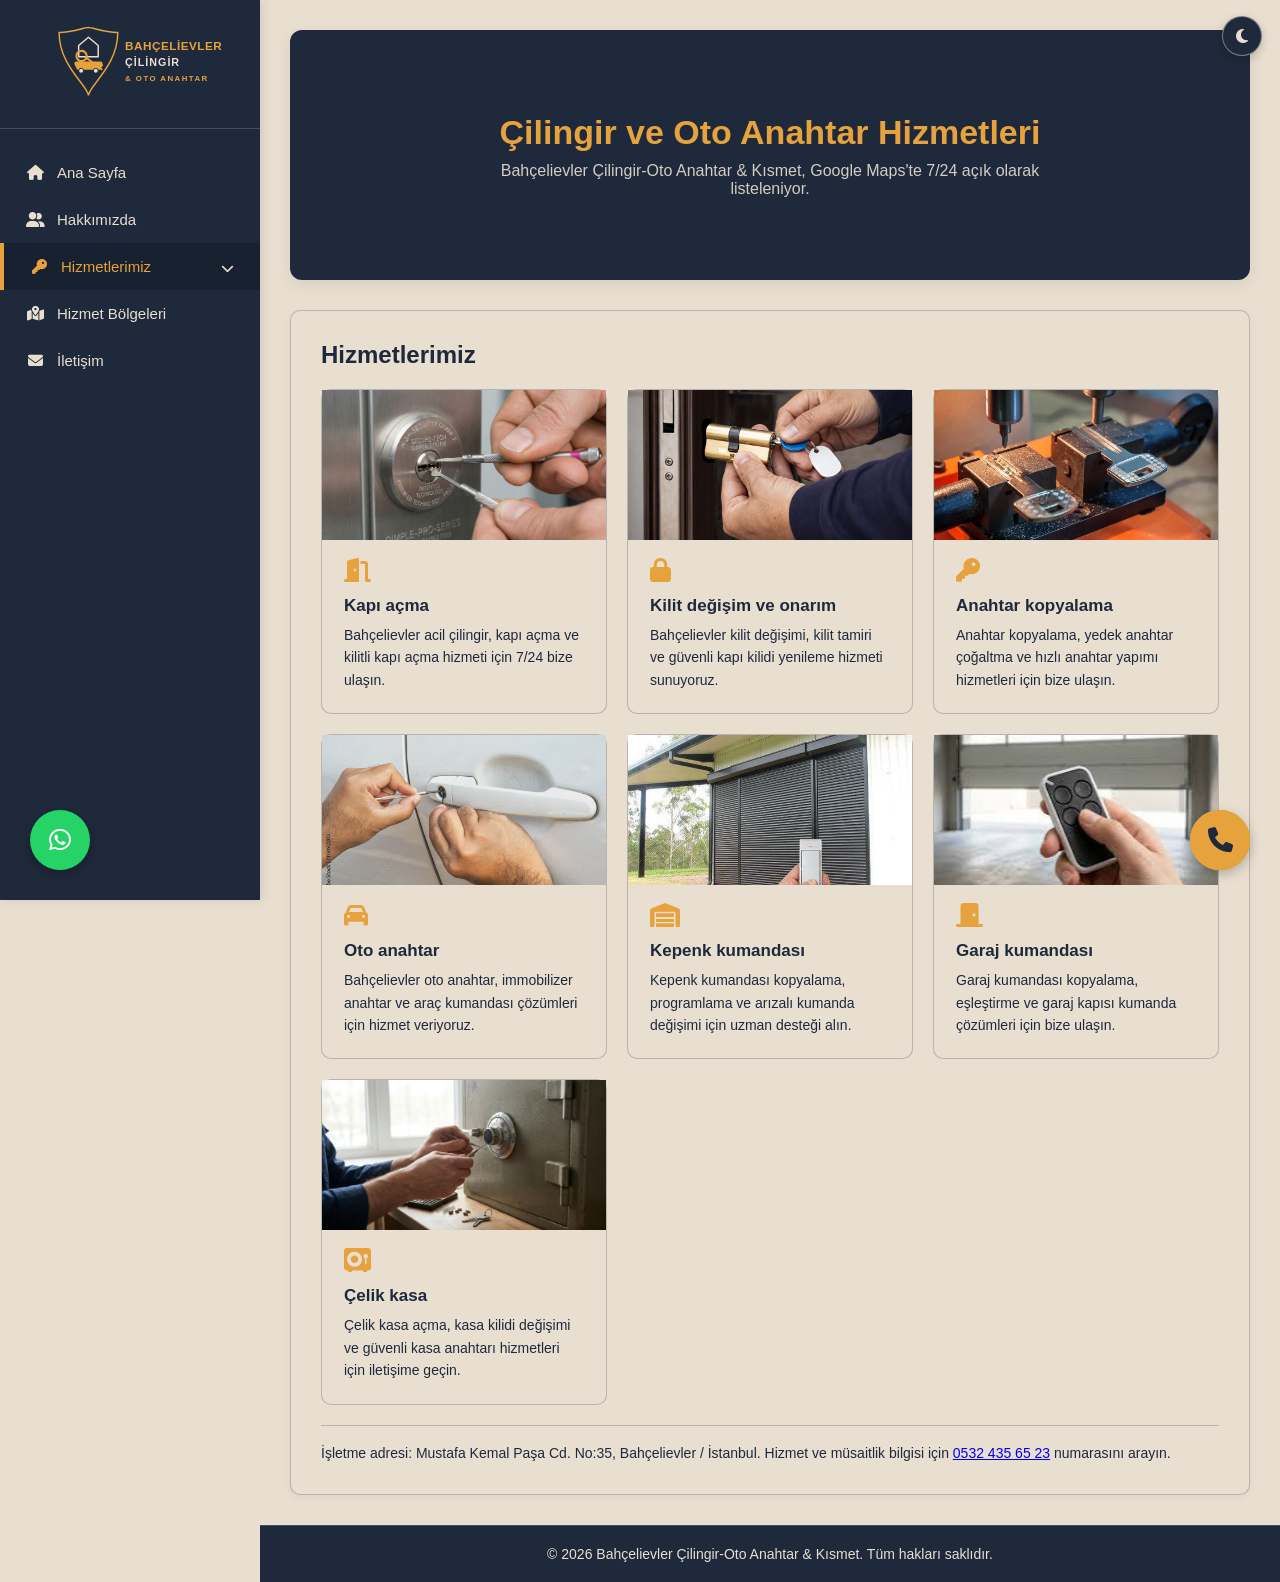
<file: hizmetlerimiz.html>
﻿<!DOCTYPE html>
<html lang="tr">
<head>
    <meta charset="UTF-8">
    <meta name="viewport" content="width=device-width, initial-scale=1.0">
    <meta name="description" content="Bahçelievler Çilingir-Oto Anahtar & Kısmet hizmetleri, adres ve telefon bilgileri.">
    <title>Hizmetlerimiz | Bahçelievler Çilingir-Oto Anahtar &amp; Kısmet</title>
    <link rel="stylesheet" href="https://cdnjs.cloudflare.com/ajax/libs/font-awesome/6.4.0/css/all.min.css">
    <link rel="stylesheet" href="css/style.css?v=20261105">
</head>
<body>
    <button class="theme-toggle" id="themeToggle" type="button" aria-label="Gece modunu aç" aria-pressed="false"><i class="fa-solid fa-moon" aria-hidden="true"></i></button>
    <header class="mobile-header">
        <button class="mobile-toggle-btn" id="menuToggle" aria-label="Menüyü aç" aria-expanded="false" aria-controls="siteMenu">
            <i class="fa-solid fa-bars" aria-hidden="true"></i>
            <span>Menü</span>
        </button>
        <a class="mobile-logo" href="index.html" aria-label="Bahçelievler Çilingir ana sayfa">
            <img src="img/logo.svg" alt="Bahçelievler Çilingir ve Oto Anahtar">
        </a>
    </header>
    <aside class="sidebar" id="siteMenu" aria-label="Ana menü">
        <div class="logo-container">
            <a href="index.html">
                <img src="img/logo.svg" alt="Bahçelievler Çilingir ve Oto Anahtar">
            </a>
        </div>
        <ul class="nav-menu">
            <li>
                <a href="index.html" aria-label="Ana Sayfa">
                    <i class="fa-solid fa-house" aria-hidden="true"></i>
                    <span>Ana Sayfa</span>
                </a>
            </li>
            <li>
                <a href="hakkimizda.html" aria-label="Hakkımızda">
                    <i class="fa-solid fa-user-group" aria-hidden="true"></i>
                    <span>Hakkımızda</span>
                </a>
            </li>
            <li class="nav-services">
                <a class="active" href="hizmetlerimiz.html" aria-label="Hizmetlerimiz">
                    <i class="fa-solid fa-key" aria-hidden="true"></i>
                    <span>Hizmetlerimiz</span>
                </a><button class="service-submenu-toggle" type="button" aria-expanded="false" aria-label="Hizmetlerimiz alt menüsünü aç"><i class="fa-solid fa-chevron-down" aria-hidden="true"></i></button>
                <ul class="service-submenu">
                    <li>
                        <a href="hizmet-detay.html?service=kapi-acma">Kapı açma</a>
                    </li>
                    <li>
                        <a href="hizmet-detay.html?service=kilit-degisim-onarim">Kilit değişim ve onarım</a>
                    </li>
                    <li>
                        <a href="hizmet-detay.html?service=anahtar-kopyalama">Anahtar kopyalama</a>
                    </li>
                    <li>
                        <a href="hizmet-detay.html?service=oto-anahtar">Oto anahtar</a>
                    </li>
                    <li>
                        <a href="hizmet-detay.html?service=kepenk-kumandasi">Kepenk kumandası</a>
                    </li>
                    <li>
                        <a href="hizmet-detay.html?service=garaj-kumandasi">Garaj kumandası</a>
                    </li>
                    <li>
                        <a href="hizmet-detay.html?service=celik-kasa">Çelik kasa</a>
                    </li>
                </ul>
            </li>
            <li>
                <a href="hizmet-bolgeleri.html" aria-label="Hizmet Bölgeleri">
                    <i class="fa-solid fa-map-location-dot" aria-hidden="true"></i>
                    <span>Hizmet Bölgeleri</span>
                </a>
            </li>
            <li>
                <a href="iletisim.html" aria-label="İletişim">
                    <i class="fa-solid fa-envelope" aria-hidden="true"></i>
                    <span>İletişim</span>
                </a>
            </li>
        </ul>
    </aside>
    <div class="main-content">
        <main class="content-body">
            <section class="page-banner">
                <h1>Çilingir ve Oto Anahtar Hizmetleri</h1>
                <p>Bahçelievler Çilingir-Oto Anahtar &amp; Kısmet, Google Maps'te 7/24 açık olarak listeleniyor.</p>
            </section>
            <section class="content-box">
                <h2>Hizmetlerimiz</h2>
                <div class="responsive-grid">
                    <a class="service-card service-card-link" href="hizmet-detay.html?service=kapi-acma">
                        <div class="service-card-image">
                            <img src="img/1-new.jpg" alt="Kapı açma hizmeti">
                        </div>
                        <i class="fa-solid fa-door-open" aria-hidden="true"></i>
                        <h3>Kapı açma</h3>
                        <p>Bahçelievler acil çilingir, kapı açma ve kilitli kapı açma hizmeti için 7/24 bize ulaşın.</p>
                    </a>
                    <a class="service-card service-card-link" href="hizmet-detay.html?service=kilit-degisim-onarim">
                        <div class="service-card-image">
                            <img src="img/2-new.jpg" alt="Kilit değişim ve onarım hizmeti">
                        </div>
                        <i class="fa-solid fa-lock" aria-hidden="true"></i>
                        <h3>Kilit değişim ve onarım</h3>
                        <p>Bahçelievler kilit değişimi, kilit tamiri ve güvenli kapı kilidi yenileme hizmeti sunuyoruz.</p>
                    </a>
                    <a class="service-card service-card-link" href="hizmet-detay.html?service=anahtar-kopyalama">
                        <div class="service-card-image">
                            <img src="img/3.webp" alt="Anahtar kesim ve kopyalama hizmeti">
                        </div>
                        <i class="fa-solid fa-key" aria-hidden="true"></i>
                        <h3>Anahtar kopyalama</h3>
                        <p>Anahtar kopyalama, yedek anahtar çoğaltma ve hızlı anahtar yapımı hizmetleri için bize ulaşın.</p>
                    </a>
                    <a class="service-card service-card-link" href="hizmet-detay.html?service=oto-anahtar">
                        <div class="service-card-image">
                            <img src="img/4.jpg" alt="Oto anahtar hizmeti">
                        </div>
                        <i class="fa-solid fa-car" aria-hidden="true"></i>
                        <h3>Oto anahtar</h3>
                        <p>Bahçelievler oto anahtar, immobilizer anahtar ve araç kumandası çözümleri için hizmet veriyoruz.</p>
                    </a>
                    <a class="service-card service-card-link" href="hizmet-detay.html?service=kepenk-kumandasi">
                        <div class="service-card-image">
                            <img src="img/5.jpg" alt="Kepenk kumandası hizmeti">
                        </div>
                        <i class="fa-solid fa-warehouse" aria-hidden="true"></i>
                        <h3>Kepenk kumandası</h3>
                        <p>Kepenk kumandası kopyalama, programlama ve arızalı kumanda değişimi için uzman desteği alın.</p>
                    </a>
                    <a class="service-card service-card-link" href="hizmet-detay.html?service=garaj-kumandasi">
                        <div class="service-card-image">
                            <img src="img/6.jpg" alt="Garaj kumandası hizmeti">
                        </div>
                        <i class="fa-solid fa-door-closed" aria-hidden="true"></i>
                        <h3>Garaj kumandası</h3>
                        <p>Garaj kumandası kopyalama, eşleştirme ve garaj kapısı kumanda çözümleri için bize ulaşın.</p>
                    </a>
                    <a class="service-card service-card-link" href="hizmet-detay.html?service=celik-kasa">
                        <div class="service-card-image">
                            <img src="img/7.webp" alt="Çelik kasa hizmeti">
                        </div>
                        <i class="fa-solid fa-vault" aria-hidden="true"></i>
                        <h3>Çelik kasa</h3>
                        <p>Çelik kasa açma, kasa kilidi değişimi ve güvenli kasa anahtarı hizmetleri için iletişime geçin.</p>
                    </a>
                </div>
                <p class="service-note">
                    İşletme adresi: Mustafa Kemal Paşa Cd. No:35, Bahçelievler / İstanbul.
                    Hizmet ve müsaitlik bilgisi için
                    <a href="tel:+905324356523">0532 435 65 23</a>
                    numarasını arayın.
                </p>
            </section>
        </main>
        <footer>
            <p>&copy; 2026 Bahçelievler Çilingir-Oto Anahtar &amp; Kısmet. Tüm hakları saklıdır.</p>
        </footer>
    </div>
    <a class="contact-fab" href="tel:+905324356523" aria-label="0532 435 65 23 numarasını ara">
        <i class="fa-solid fa-phone" aria-hidden="true"></i>
    </a>
    <a class="whatsapp-fab" href="https://wa.me/905324356523?text=Acil%20anahtarc%C4%B1%20hizmeti%20i%C3%A7in%20yard%C4%B1m%20istiyorum." target="_blank" rel="noopener noreferrer" aria-label="WhatsApp ile iletişime geç">
        <i class="fa-brands fa-whatsapp" aria-hidden="true"></i>
    </a>
    <script src="js/theme.js"></script>
    <script>
        const menuToggle = document.getElementById('menuToggle');
        const sidebar = document.getElementById('siteMenu');
        const mobileHeader = document.querySelector('.mobile-header');
        const servicesToggle = document.querySelector('.service-submenu-toggle');
        const servicesMenu = document.querySelector('.nav-services');

        servicesToggle.addEventListener('click', () => {
            const isOpen = servicesMenu.classList.toggle('open');
            servicesToggle.setAttribute('aria-expanded', String(isOpen));
            servicesToggle.setAttribute('aria-label', isOpen ? 'Hizmetlerimiz alt menüsünü kapat' : 'Hizmetlerimiz alt menüsünü aç');
        });

        menuToggle.addEventListener('click', () => {
            const isOpen = sidebar.classList.toggle('open');
            mobileHeader.classList.toggle('menu-open', isOpen);
            menuToggle.setAttribute('aria-expanded', String(isOpen));
            menuToggle.setAttribute('aria-label', isOpen ? 'Menüyü kapat' : 'Menüyü aç');
            menuToggle.querySelector('i').classList.toggle('fa-bars', !isOpen);
            menuToggle.querySelector('i').classList.toggle('fa-xmark', isOpen);
        });
    </script>
</body>
</html>
</file>
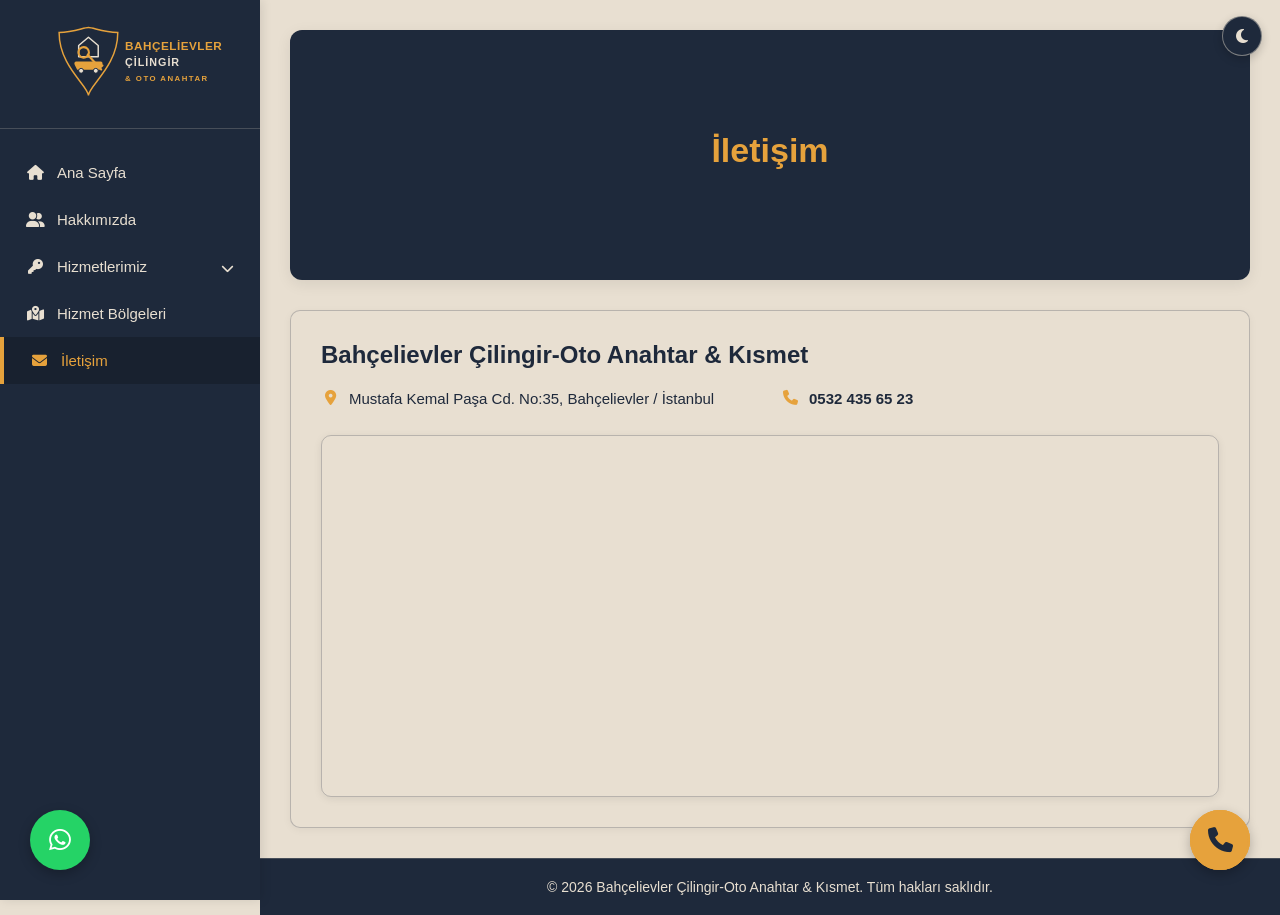
<file: iletisim.html>
﻿<!DOCTYPE html>
<html lang="tr">
<head>
    <meta charset="UTF-8">
    <meta name="viewport" content="width=device-width, initial-scale=1.0">
    <meta name="description" content="Bahçelievler Çilingir-Oto Anahtar & Kısmet adres ve telefon bilgileri.">
    <title>İletişim | Bahçelievler Çilingir-Oto Anahtar &amp; Kısmet</title>
    <link rel="stylesheet" href="https://cdnjs.cloudflare.com/ajax/libs/font-awesome/6.4.0/css/all.min.css">
    <link rel="stylesheet" href="css/style.css?v=20261105">
</head>
<body>
    <button class="theme-toggle" id="themeToggle" type="button" aria-label="Gece modunu aç" aria-pressed="false"><i class="fa-solid fa-moon" aria-hidden="true"></i></button>
    <header class="mobile-header">
        <button class="mobile-toggle-btn" id="menuToggle" aria-label="Menüyü aç" aria-expanded="false" aria-controls="siteMenu"><i class="fa-solid fa-bars" aria-hidden="true"></i><span>Menü</span></button>
        <a class="mobile-logo" href="index.html" aria-label="Bahçelievler Çilingir ana sayfa"><img src="img/logo.svg" alt="Bahçelievler Çilingir ve Oto Anahtar"></a>
    </header>
    <aside class="sidebar" id="siteMenu" aria-label="Ana menü">
        <div class="logo-container"><a href="index.html"><img src="img/logo.svg" alt="Bahçelievler Çilingir ve Oto Anahtar"></a></div>
        <ul class="nav-menu">
            <li><a href="index.html" aria-label="Ana Sayfa"><i class="fa-solid fa-house" aria-hidden="true"></i><span>Ana Sayfa</span></a></li>
            <li><a href="hakkimizda.html" aria-label="Hakkımızda"><i class="fa-solid fa-user-group" aria-hidden="true"></i><span>Hakkımızda</span></a></li>
            <li class="nav-services"><a href="hizmetlerimiz.html" aria-label="Hizmetlerimiz"><i class="fa-solid fa-key" aria-hidden="true"></i><span>Hizmetlerimiz</span></a><button class="service-submenu-toggle" type="button" aria-expanded="false" aria-label="Hizmetlerimiz alt menüsünü aç"><i class="fa-solid fa-chevron-down" aria-hidden="true"></i></button>
                <ul class="service-submenu">
                    <li><a href="hizmet-detay.html?service=kapi-acma">Kapı açma</a></li>
                    <li><a href="hizmet-detay.html?service=kilit-degisim-onarim">Kilit değişim ve onarım</a></li>
                    <li><a href="hizmet-detay.html?service=anahtar-kopyalama">Anahtar kopyalama</a></li>
                    <li><a href="hizmet-detay.html?service=oto-anahtar">Oto anahtar</a></li>
                    <li><a href="hizmet-detay.html?service=kepenk-kumandasi">Kepenk kumandası</a></li>
                    <li><a href="hizmet-detay.html?service=garaj-kumandasi">Garaj kumandası</a></li>
                    <li><a href="hizmet-detay.html?service=celik-kasa">Çelik kasa</a></li>
                </ul>
            </li>
            <li><a href="hizmet-bolgeleri.html" aria-label="Hizmet Bölgeleri"><i class="fa-solid fa-map-location-dot" aria-hidden="true"></i><span>Hizmet Bölgeleri</span></a></li>
            <li><a href="iletisim.html" class="active" aria-label="İletişim"><i class="fa-solid fa-envelope" aria-hidden="true"></i><span>İletişim</span></a></li>
        </ul>
    </aside>
    <div class="main-content">
        <main class="content-body">
            <section class="page-banner">
                <h1>İletişim</h1>
            </section>
            <section class="content-box" id="iletisim">
                <h2>Bahçelievler Çilingir-Oto Anahtar &amp; Kısmet</h2>
                <div class="business-details">
                    <p><i class="fa-solid fa-location-dot" aria-hidden="true"></i><span>Mustafa Kemal Paşa Cd. No:35, Bahçelievler / İstanbul</span></p>
                    <p><i class="fa-solid fa-phone" aria-hidden="true"></i><a href="tel:+905324356523">0532 435 65 23</a></p>
                </div>
                <div class="contact-map">
                    <iframe
                        title="Bahçelievler Çilingir-Oto Anahtar konumu"
                        src="https://www.google.com/maps?q=Bah%C3%A7elievler%20%C3%87ilingir-Oto%20Anahtar%20%26%20K%C4%B1smet%2C%20Bah%C3%A7elievler%20%C4%B0stanbul&output=embed"
                        loading="lazy"
                        referrerpolicy="no-referrer-when-downgrade"
                        allowfullscreen>
                    </iframe>
                </div>
            </section>
        </main>
        <footer><p>&copy; 2026 Bahçelievler Çilingir-Oto Anahtar &amp; Kısmet. Tüm hakları saklıdır.</p></footer>
    </div>
    <a class="contact-fab" href="tel:+905324356523" aria-label="0532 435 65 23 numarasını ara">
        <i class="fa-solid fa-phone" aria-hidden="true"></i>
    </a>
    <a class="whatsapp-fab" href="https://wa.me/905324356523?text=Acil%20anahtarc%C4%B1%20hizmeti%20i%C3%A7in%20yard%C4%B1m%20istiyorum." target="_blank" rel="noopener noreferrer" aria-label="WhatsApp ile iletişime geç">
        <i class="fa-brands fa-whatsapp" aria-hidden="true"></i>
    </a>
    <script src="js/theme.js"></script>
    <script>
        const menuToggle = document.getElementById('menuToggle');
        const sidebar = document.getElementById('siteMenu');
        const mobileHeader = document.querySelector('.mobile-header');
        const servicesToggle = document.querySelector('.service-submenu-toggle');
        const servicesMenu = document.querySelector('.nav-services');

        servicesToggle.addEventListener('click', () => {
            const isOpen = servicesMenu.classList.toggle('open');
            servicesToggle.setAttribute('aria-expanded', String(isOpen));
            servicesToggle.setAttribute('aria-label', isOpen ? 'Hizmetlerimiz alt menüsünü kapat' : 'Hizmetlerimiz alt menüsünü aç');
        });

        menuToggle.addEventListener('click', () => {
            const isOpen = sidebar.classList.toggle('open');
            mobileHeader.classList.toggle('menu-open', isOpen);
            menuToggle.setAttribute('aria-expanded', String(isOpen));
            menuToggle.setAttribute('aria-label', isOpen ? 'Menüyü kapat' : 'Menüyü aç');
            menuToggle.querySelector('i').classList.toggle('fa-bars', !isOpen);
            menuToggle.querySelector('i').classList.toggle('fa-xmark', isOpen);
        });

    </script>
</body>
</html>
</file>
<file: css/style.css>
:root {
    --color-menu: #1e293b;
    --color-taupe: #e8dfd1;
    --color-accent: #e6a23c;
}

/* --- GENEL AYARLAR --- */
* {
    box-sizing: border-box;
    margin: 0;
    padding: 0;
    font-family: 'Segoe UI', Tahoma, Geneva, Verdana, sans-serif;
}

body {
    display: flex;
    min-height: 100vh;
    background-color: var(--color-taupe);
    color: var(--color-menu);
}

.theme-toggle {
    position: fixed;
    top: 16px;
    right: 18px;
    z-index: 1100;
    display: grid;
    width: 40px;
    height: 40px;
    place-items: center;
    border: 1px solid rgba(232, 223, 209, 0.45);
    border-radius: 50%;
    background: var(--color-menu);
    color: var(--color-taupe);
    font-size: 16px;
    cursor: pointer;
    box-shadow: 0 3px 10px rgba(0, 0, 0, 0.2);
    transition: transform 0.2s ease, background-color 0.2s ease, color 0.2s ease;
}

.theme-toggle:hover,
.theme-toggle:focus-visible {
    background: var(--color-accent);
    color: var(--color-menu);
    transform: translateY(-2px);
}

body.dark-mode {
    background-color: #0f172a;
    color: #e2e8f0;
}

body.dark-mode .main-content,
body.dark-mode .image-slider-info,
body.dark-mode .content-box,
body.dark-mode .search-page {
    background-color: #1e293b;
}

body.dark-mode .image-slide-caption,
body.dark-mode .image-slide-caption h1,
body.dark-mode .image-slide-caption p,
body.dark-mode .content-box h2,
body.dark-mode .content-box p,
body.dark-mode .search-page,
body.dark-mode .search-page-back,
body.dark-mode .search-results h2 a {
    color: var(--color-accent);
}

body.dark-mode .image-slider-info {
    border-color: rgba(226, 232, 240, 0.18);
}

body.dark-mode .content-box {
    border-color: rgba(226, 232, 240, 0.2);
}

body.dark-mode .service-card,
body.dark-mode .district-grid details,
body.dark-mode .emergency-call,
body.dark-mode .site-search-page-form input {
    background-color: #0f172a;
    color: #e2e8f0;
}

body.dark-mode .service-card,
body.dark-mode .district-grid details,
body.dark-mode .emergency-call,
body.dark-mode .site-search-page-form input,
body.dark-mode .contact-map {
    border-color: rgba(226, 232, 240, 0.2);
}

body.dark-mode .service-card h3,
body.dark-mode .business-details p,
body.dark-mode .business-details a,
body.dark-mode .district-grid summary,
body.dark-mode .district-grid details p,
body.dark-mode .emergency-call {
    color: var(--color-accent);
}

body.dark-mode .content-box a:not(.contact-link):not(.district-call):not(.emergency-call) {
    color: var(--color-accent);
}

body.dark-mode .site-search-page-form input::placeholder {
    color: var(--color-accent);
}

body.dark-mode .content-box,
body.dark-mode .content-box *,
body.dark-mode .page-banner,
body.dark-mode .page-banner *,
body.dark-mode .search-page,
body.dark-mode .search-page *,
body.dark-mode .business-details *,
body.dark-mode .district-grid *,
body.dark-mode .emergency-panel *,
body.dark-mode footer,
body.dark-mode footer * {
    color: var(--color-accent);
}

body.dark-mode .search-results article,
body.dark-mode .area-subtitle,
body.dark-mode .service-note,
body.dark-mode .maps-photo-link {
    border-color: rgba(226, 232, 240, 0.2);
}

body.dark-mode .service-card-image,
body.dark-mode .service-detail-image {
    background-color: #1e293b;
}

/* --- MOBİL ÜST BAR & HAMBURGER MENÜ (Varsayılan olarak gizli) --- */
.mobile-header {
    display: none;
    position: fixed;
    top: 0;
    left: 0;
    width: 100%;
    height: 60px;
    background-color: var(--color-menu);
    color: var(--color-taupe);
    align-items: center;
    justify-content: space-between;
    padding: 0 20px;
    z-index: 1000;
    box-shadow: 0 2px 10px rgba(0,0,0,0.15);
}

.mobile-header .mobile-logo {
    font-size: 18px;
    font-weight: bold;
    color: var(--color-accent);
}

.mobile-toggle-btn {
    display: inline-flex;
    align-items: center;
    gap: 7px;
    background: none;
    border: none;
    color: var(--color-taupe);
    font-size: 24px;
    cursor: pointer;
    padding: 5px;
}

.mobile-toggle-btn span {
    font-size: 15px;
    font-weight: 700;
}

/* --- SOL MENÜ (SIDEBAR) --- */
.sidebar {
    width: 260px;
    background-color: var(--color-menu);
    color: var(--color-taupe);
    position: fixed;
    top: 0;
    left: 0;
    height: 100vh;
    display: flex;
    flex-direction: column;
    box-shadow: 2px 0 10px rgba(0,0,0,0.1);
    z-index: 900;
    transition: transform 0.3s ease, width 0.3s ease;
}

.logo-container {
    padding: 25px 20px;
    text-align: center;
    border-bottom: 1px solid rgba(232, 223, 209, 0.2);
}

.nav-menu {
    list-style: none;
    margin-top: 20px;
    flex-grow: 1;
}

.nav-menu li a {
    display: flex;
    align-items: center;
    padding: 15px 25px;
    color: var(--color-taupe);
    text-decoration: none;
    font-size: 15px;
    transition: all 0.3s ease;
}

.nav-menu li a i {
    margin-right: 12px;
    width: 20px;
    text-align: center;
}

.nav-menu li a:hover, 
.nav-menu li a.active {
    background-color: rgba(0, 0, 0, 0.2);
    color: var(--color-accent);
    border-left: 4px solid var(--color-accent);
}

.service-submenu {
    display: none;
    list-style: none;
    background-color: rgba(0, 0, 0, 0.14);
}

.nav-services.open .service-submenu {
    display: block;
}

.nav-services {
    position: relative;
}

.service-submenu-toggle {
    position: absolute;
    top: 0;
    right: 12px;
    width: 42px;
    height: 50px;
    border: 0;
    background: transparent;
    color: var(--color-taupe);
    cursor: pointer;
    font-size: 13px;
}

.service-submenu-toggle:hover,
.nav-services.open .service-submenu-toggle {
    color: var(--color-accent);
}

.service-submenu-toggle i {
    transition: transform 0.2s ease;
}

.nav-services.open .service-submenu-toggle i {
    transform: rotate(180deg);
}

.service-submenu a {
    padding: 9px 18px 9px 57px !important;
    font-size: 13px !important;
    border-left: 0 !important;
}

.service-submenu a:hover,
.service-submenu a.active {
    color: var(--color-accent);
    background-color: rgba(0, 0, 0, 0.16);
}

/* --- ANA İÇERİK ALANI --- */
.main-content {
    margin-left: 260px;
    flex-grow: 1;
    display: flex;
    flex-direction: column;
    min-height: 100vh;
    width: calc(100% - 260px);
    transition: margin-left 0.3s ease, width 0.3s ease;
}

.content-body {
    padding: 30px;
    flex-grow: 1;
}

/* --- SAYFA BAŞLIK / SLİDER ALANI --- */
.page-banner {
    width: 100%;
    min-height: 250px;
    background: var(--color-menu);
    border-radius: 12px;
    color: var(--color-taupe);
    display: flex;
    flex-direction: column;
    justify-content: center;
    align-items: center;
    text-align: center;
    padding: 30px 20px;
    box-shadow: 0 4px 15px rgba(0,0,0,0.08);
    margin-bottom: 30px;
}

.page-banner h1 {
    font-size: clamp(22px, 5vw, 34px);
    margin-bottom: 10px;
    color: var(--color-accent);
}

.page-banner p {
    font-size: clamp(14px, 3vw, 16px);
    max-width: 600px;
    opacity: 0.9;
}

.home-banner-logo {
    display: block;
    width: min(52%, 260px);
    max-height: 100px;
    object-fit: contain;
}

.home-content {
    padding: 0;
}

.home-heading {
    display: flex;
    align-items: center;
    justify-content: center;
    gap: 14px;
    padding: 18px 20px;
    background: var(--color-menu);
    color: var(--color-accent);
    text-align: center;
}

.home-heading-content {
    display: flex;
    align-items: center;
    gap: 18px;
}

.home-heading h1 {
    font-size: clamp(21px, 3.2vw, 38px);
    letter-spacing: 0.055em;
    text-shadow: 1px 2px 0 rgba(0, 0, 0, 0.35);
}

.home-heading-call {
    display: inline-flex;
    align-items: center;
    flex: 0 0 auto;
    justify-content: center;
    width: 42px;
    height: 42px;
    padding: 0;
    border-radius: 999px;
    background: var(--color-accent);
    color: var(--color-menu);
    font-size: 15px;
    font-weight: 700;
    border: 0;
    cursor: pointer;
    text-decoration: none;
    box-shadow: 0 3px 8px rgba(0, 0, 0, 0.3);
    transition: transform 0.2s ease, filter 0.2s ease;
}

.site-search-form {
    display: inline-flex;
    align-items: center;
    gap: 5px;
}

.site-search-form[hidden] {
    display: none;
}

.site-search-form input {
    width: min(230px, 30vw);
    padding: 10px 12px;
    border: 0;
    border-radius: 999px;
    color: var(--color-menu);
    outline: none;
}

.site-search-form button {
    display: grid;
    width: 36px;
    height: 36px;
    place-items: center;
    border: 0;
    border-radius: 50%;
    background: var(--color-accent);
    color: var(--color-menu);
    cursor: pointer;
}

.sr-only {
    position: absolute;
    width: 1px;
    height: 1px;
    overflow: hidden;
    clip: rect(0, 0, 0, 0);
    white-space: nowrap;
}

.search-page {
    width: min(900px, 100%);
    margin: 0 auto;
    padding: 30px 20px;
}

.search-page-back {
    display: inline-block;
    margin-bottom: 20px;
    color: var(--color-menu);
    text-decoration: none;
}

.site-search-page-form label {
    display: block;
    margin-bottom: 8px;
    font-weight: 600;
}

.site-search-page-form > div {
    display: flex;
    gap: 8px;
}

.site-search-page-form input {
    flex: 1;
    padding: 12px;
    border: 1px solid rgba(30, 41, 59, 0.35);
    border-radius: 6px;
}

.site-search-page-form button {
    padding: 0 20px;
    border: 0;
    border-radius: 6px;
    background: var(--color-accent);
    color: var(--color-menu);
    font-weight: 700;
    cursor: pointer;
}

.search-results article {
    padding: 16px 0;
    border-top: 1px solid rgba(30, 41, 59, 0.2);
}

.search-results h2 {
    margin-bottom: 6px;
    font-size: 19px;
}

.search-results h2 a {
    color: var(--color-menu);
}

.home-heading-call:hover,
.home-heading-call:focus-visible {
    transform: translateY(-2px);
    filter: brightness(1.08);
}

.home-heading-key {
    display: inline-block;
    width: clamp(120px, 13vw, 190px);
    height: clamp(88px, 10vw, 132px);
    object-fit: contain;
    animation: key-float 1.8s ease-in-out infinite;
}

@keyframes key-float {
    0%, 100% {
        transform: rotate(-18deg) translateY(0);
    }
    50% {
        transform: rotate(18deg) translateY(-5px);
    }
}

.image-slider {
    position: relative;
    flex: 0 0 auto;
    width: 100%;
    height: clamp(300px, 42vw, 500px);
    overflow: hidden;
    border: 3px solid var(--color-accent);
    border-radius: 12px;
    box-shadow: 0 4px 12px rgba(30, 41, 59, 0.16);
}

.home-slider {
    width: 100%;
    height: auto;
    overflow: visible;
    border: 0;
    border-radius: 0;
    box-shadow: none;
}

.image-slider-stage {
    position: relative;
    width: 100%;
    height: clamp(300px, 42vw, 520px);
    overflow: hidden;
    background: var(--color-menu);
    touch-action: pan-y;
}

.image-slide {
    position: absolute;
    inset: 0;
    opacity: 0;
    transition: opacity 0.8s ease;
    z-index: 1;
}

.image-slide.active {
    opacity: 1;
    z-index: 2;
}

.image-slide::after {
    position: absolute;
    inset: 0;
    background: rgba(30, 41, 59, 0.2);
    content: "";
}

.image-slide img {
    display: block;
    width: 100%;
    height: 100%;
    object-fit: cover;
}

.image-slide-caption {
    display: none;
    width: min(680px, 100%);
    color: var(--color-menu);
}

.image-slide-caption.active {
    display: block;
}

.image-slide-caption h1 {
    margin-bottom: 10px;
    color: var(--color-menu);
    font-size: clamp(26px, 4vw, 48px);
}

.image-slide-caption p {
    color: var(--color-menu);
    font-size: clamp(15px, 2vw, 20px);
    line-height: 1.5;
}

.image-slider-info {
    display: flex;
    align-items: center;
    justify-content: space-between;
    gap: 30px;
    padding: 24px 6%;
    background: var(--color-taupe);
    border-bottom: 1px solid rgba(30, 41, 59, 0.18);
}

.home-slider-actions {
    display: flex;
    flex-wrap: wrap;
    gap: 10px;
    justify-content: flex-end;
    flex: 0 0 auto;
}

.home-slider-actions .emergency-whatsapp,
.home-slider-actions .emergency-call {
    min-width: 0;
    padding: 12px 18px;
    font-size: 14px;
}

.slider-arrow {
    position: absolute;
    top: 50%;
    z-index: 4;
    display: grid;
    width: 46px;
    height: 46px;
    place-items: center;
    border: 1px solid rgba(232, 223, 209, 0.7);
    border-radius: 50%;
    background: rgba(30, 41, 59, 0.72);
    color: var(--color-taupe);
    cursor: pointer;
    transform: translateY(-50%);
    transition: background-color 0.2s ease, color 0.2s ease;
}

.slider-arrow:hover,
.slider-arrow:focus-visible {
    background: var(--color-accent);
    color: var(--color-menu);
}

.slider-arrow-prev {
    left: 20px;
}

.slider-arrow-next {
    right: 20px;
}

.image-slider-content {
    position: relative;
    z-index: 3;
    display: flex;
    height: 100%;
    align-items: center;
    justify-content: center;
    padding: 20px;
    pointer-events: none;
}

.image-slider-content span {
    margin-bottom: 0;
    color: var(--color-taupe);
    font-size: 13px;
    font-weight: 600;
    text-align: center;
}

/* --- ORTAK İÇERİK KARTLARI --- */
.content-box {
    background-color: var(--color-taupe);
    padding: 30px;
    border-radius: 10px;
    box-shadow: 0 2px 8px rgba(0,0,0,0.05);
    border: 1px solid rgba(30, 41, 59, 0.24);
}

.content-box h2 {
    color: var(--color-menu);
    margin-bottom: 15px;
    font-size: clamp(18px, 4vw, 24px);
}

.area-subtitle {
    margin-top: 30px;
    padding-top: 24px;
    border-top: 1px solid rgba(30, 41, 59, 0.24);
}

.content-box p {
    color: var(--color-menu);
    line-height: 1.6;
    font-size: 15px;
}

.service-card {
    background-color: var(--color-taupe);
    border: 1px solid rgba(30, 41, 59, 0.24);
    border-radius: 10px;
    padding: 22px;
}

.service-card-link {
    display: block;
    color: inherit;
    text-decoration: none;
    transition: transform 0.2s ease, box-shadow 0.2s ease;
}

.service-card-link:hover,
.service-card-link:focus-visible {
    transform: translateY(-3px);
    box-shadow: 0 5px 14px rgba(30, 41, 59, 0.14);
}

.service-card-image {
    width: calc(100% + 44px);
    height: 150px;
    margin: -22px -22px 18px;
    overflow: hidden;
    background: rgba(30, 41, 59, 0.08);
}

.service-card-image img {
    display: block;
    width: 100%;
    height: 100%;
    object-fit: cover;
}

.service-detail-image {
    width: 100%;
    height: 240px;
    margin-bottom: 24px;
    overflow: hidden;
    border-radius: 10px;
    background: rgba(30, 41, 59, 0.08);
}

.service-detail-image img {
    display: block;
    width: 100%;
    height: 100%;
    object-fit: cover;
}

.service-card > i {
    color: var(--color-accent);
    font-size: 24px;
    margin-bottom: 14px;
}

.service-card h3 {
    color: var(--color-menu);
    font-size: 17px;
    margin-bottom: 8px;
}

.service-card p,
.content-box p.service-note {
    font-size: 14px;
}

.service-note {
    margin-top: 20px;
    padding-top: 16px;
    border-top: 1px solid rgba(30, 41, 59, 0.24);
}

.contact-link {
    display: inline-flex;
    align-items: center;
    gap: 10px;
    margin-top: 20px;
    padding: 12px 16px;
    border-radius: 8px;
    background-color: var(--color-accent);
    color: var(--color-menu);
    font-weight: 600;
    text-decoration: none;
    transition: background-color 0.2s ease;
}

.contact-link:hover {
    filter: brightness(0.94);
}

.emergency-whatsapp {
    display: inline-flex;
    align-items: center;
    justify-content: center;
    gap: 12px;
    min-width: 260px;
    padding: 16px 24px;
    border-radius: 10px;
    background-color: #25d366;
    color: #fff;
    font-size: 17px;
    font-weight: 700;
    text-decoration: none;
    box-shadow: 0 4px 12px rgba(37, 211, 102, 0.25);
    transition: transform 0.2s ease, filter 0.2s ease;
}

.emergency-actions {
    display: flex;
    width: min(100%, 360px);
    flex-direction: column;
    align-items: stretch;
    gap: 10px;
}

.emergency-call {
    display: inline-flex;
    align-items: center;
    justify-content: center;
    gap: 12px;
    min-width: 260px;
    padding: 14px 24px;
    border: 2px solid var(--color-menu);
    border-radius: 10px;
    background-color: var(--color-taupe);
    color: var(--color-menu);
    font-size: 17px;
    font-weight: 700;
    text-decoration: none;
    transition: transform 0.2s ease, filter 0.2s ease;
}

.emergency-call:hover,
.emergency-call:focus-visible {
    transform: translateY(-2px);
    filter: brightness(0.94);
}

.emergency-panel {
    display: flex;
    flex-direction: column;
    align-items: center;
    justify-content: center;
    gap: 24px;
}

.business-photo-link {
    display: block;
    flex: 0 0 220px;
    width: 220px;
    height: 220px;
    overflow: hidden;
    border: 3px solid var(--color-accent);
    border-radius: 12px;
    box-shadow: 0 4px 12px rgba(30, 41, 59, 0.16);
}

.business-photo-link img {
    display: block;
    width: 100%;
    height: 100%;
    object-fit: cover;
    transition: transform 0.25s ease;
}

.business-photo-link:hover img,
.business-photo-link:focus-visible img {
    transform: scale(1.05);
}

.emergency-whatsapp i {
    font-size: 24px;
}

.emergency-whatsapp:hover,
.emergency-whatsapp:focus-visible {
    transform: translateY(-2px);
    filter: brightness(0.94);
}

.business-details-heading {
    margin-top: 28px;
}

.business-details {
    display: grid;
    grid-template-columns: repeat(2, minmax(0, 1fr));
    gap: 14px 22px;
    margin-top: 18px;
}

.business-details p {
    display: flex;
    align-items: flex-start;
    gap: 10px;
    color: var(--color-menu);
}

.business-details i {
    flex: 0 0 18px;
    margin-top: 3px;
    color: var(--color-accent);
    text-align: center;
}

.business-details a {
    color: var(--color-menu);
    font-weight: 600;
    text-decoration: none;
}

.business-details a:hover {
    text-decoration: underline;
}

.district-grid {
    display: grid;
    grid-template-columns: repeat(4, minmax(0, 1fr));
    gap: 12px;
    margin-top: 22px;
}

.district-grid details {
    border: 1px solid rgba(30, 41, 59, 0.18);
    border-radius: 8px;
    background-color: #f2eadf;
    color: var(--color-menu);
    overflow: hidden;
}

.district-grid summary {
    display: flex;
    min-height: 48px;
    align-items: center;
    justify-content: space-between;
    padding: 12px 14px;
    cursor: pointer;
    font-size: 14px;
    font-weight: 600;
    list-style: none;
}

.district-grid summary::-webkit-details-marker {
    display: none;
}

.district-grid summary::after {
    color: var(--color-accent);
    content: "+";
    font-size: 20px;
    font-weight: 400;
}

.district-grid details[open] summary {
    border-color: var(--color-accent);
    color: var(--color-accent);
}

.district-grid details[open] summary::after {
    content: "−";
}

.district-grid details p {
    margin: 0;
    padding: 0 14px 14px;
    font-size: 13px;
}

.district-grid .district-call {
    position: relative;
    z-index: 1;
    display: inline-block;
    margin: 0 14px 14px;
    padding: 8px 12px;
    border-radius: 6px;
    background-color: var(--color-accent);
    color: var(--color-menu);
    cursor: pointer;
    font-weight: 700;
    pointer-events: auto;
    text-decoration: none;
}

.district-grid .district-call:hover,
.district-grid .district-call:focus-visible {
    filter: brightness(0.94);
}

.maps-photo-link {
    margin-top: 28px;
    padding-top: 22px;
    border-top: 1px solid rgba(30, 41, 59, 0.24);
}

.maps-photo-link h2 {
    margin-bottom: 10px;
}

.contact-map {
    overflow: hidden;
    margin-top: 24px;
    border: 1px solid rgba(30, 41, 59, 0.24);
    border-radius: 10px;
    box-shadow: 0 2px 8px rgba(0,0,0,0.08);
}

.contact-map iframe {
    display: block;
    width: 100%;
    min-height: 360px;
    border: 0;
}

.contact-fab {
    position: fixed;
    right: 30px;
    bottom: 30px;
    z-index: 1000;
    display: flex;
    width: 60px;
    height: 60px;
    align-items: center;
    justify-content: center;
    border-radius: 50%;
    background-color: var(--color-accent);
    color: var(--color-menu);
    font-size: 25px;
    box-shadow: 0 4px 12px rgba(0, 0, 0, 0.25);
    text-decoration: none;
    transition: transform 0.2s ease, background-color 0.2s ease;
}

.contact-fab:hover {
    transform: scale(1.08);
    filter: brightness(0.94);
}

.contact-fab i {
    position: relative;
    z-index: 1;
    animation: phone-ring 1.2s ease-in-out infinite;
}

.contact-fab::before,
.contact-fab::after {
    position: absolute;
    inset: 0;
    border: 2px solid var(--color-accent);
    border-radius: 50%;
    content: "";
    pointer-events: none;
    animation: call-wave 2.4s ease-out infinite;
}

.contact-fab::after {
    animation-delay: 1.2s;
}

@keyframes phone-ring {
    0%,
    35%,
    100% {
        transform: rotate(0deg);
    }

    10%,
    25% {
        transform: rotate(-14deg);
    }

    17% {
        transform: rotate(14deg);
    }
}

@keyframes call-wave {
    0% {
        opacity: 0.75;
        transform: scale(1);
    }

    100% {
        opacity: 0;
        transform: scale(1.8);
    }
}

.whatsapp-fab {
    position: fixed;
    left: 30px;
    bottom: 30px;
    z-index: 1000;
    display: flex;
    width: 60px;
    height: 60px;
    align-items: center;
    justify-content: center;
    border-radius: 50%;
    background-color: #25d366;
    color: #fff;
    font-size: 25px;
    box-shadow: 0 4px 12px rgba(0, 0, 0, 0.25);
    text-decoration: none;
    transition: transform 0.2s ease, filter 0.2s ease;
}

.whatsapp-fab:hover,
.whatsapp-fab:focus-visible {
    transform: scale(1.08);
    filter: brightness(0.94);
}

/* GRİD SİSTEMİ (Çoklu kart görünümleri için) */
.responsive-grid {
    display: grid;
    grid-template-columns: repeat(auto-fit, minmax(280px, 1fr));
    gap: 20px;
    margin-top: 20px;
}

/* --- WHATSAPP BUTONU --- */
.whatsapp-btn {
    position: fixed;
    bottom: 30px;
    right: 30px;
    background-color: var(--color-accent);
    color: var(--color-menu);
    width: 60px;
    height: 60px;
    border-radius: 50%;
    display: flex;
    justify-content: center;
    align-items: center;
    font-size: 30px;
    box-shadow: 0 4px 12px rgba(0,0,0,0.25);
    text-decoration: none;
    z-index: 1000;
    transition: transform 0.3s ease;
}

.whatsapp-btn:hover {
    transform: scale(1.1);
}

/* --- FOOTER --- */
footer {
    background-color: var(--color-menu);
    color: var(--color-taupe);
    text-align: center;
    padding: 20px;
    font-size: 14px;
    border-top: 1px solid rgba(232, 223, 209, 0.2);
}


/* ==========================================================================
   RESPONSIVE (DUYARLI) KIRILMA NOKTALARI (BREAKPOINTS)
   ========================================================================== */

/* 1. TABLET EKRANLAR (1024px ve altı) */
@media screen and (max-width: 1024px) {
    .sidebar {
        width: 220px;
    }
    .main-content {
        margin-left: 220px;
        width: calc(100% - 220px);
    }
    .content-body {
        padding: 20px;
    }
}

/* 2. KÜÇÜK TABLET & MOBİL EKRANLAR (768px ve altı) */
@media screen and (max-width: 768px) {
    .mobile-header {
        display: flex;
        position: fixed;
        top: 0;
        left: 0;
        width: 64px;
        height: 80px;
        flex-direction: column;
        justify-content: flex-start;
        gap: 8px;
        padding: 10px 5px;
        transition: width 0.3s ease;
    }

    .sidebar {
        top: 80px;
        left: 0;
        height: calc(100vh - 80px);
        width: 64px;
        overflow-x: hidden;
        transition: width 0.3s ease;
    }

    .sidebar.open {
        width: 260px;
    }

    .logo-container {
        display: none;
    }

    .mobile-header.menu-open {
        width: 260px;
    }

    .mobile-header.menu-open .mobile-logo {
        display: none;
    }

    .mobile-header.menu-open .mobile-toggle-btn {
        width: 64px;
        flex: 0 0 64px;
    }

    .mobile-toggle-btn {
        display: flex;
        flex-direction: column;
        align-items: center;
        justify-content: center;
        gap: 1px;
        width: 100%;
        min-height: 42px;
        padding: 0;
    }

    .mobile-toggle-btn span {
        display: block;
        font-size: 13px;
        line-height: 1;
    }

    .mobile-logo {
        display: flex;
        justify-content: center;
        align-items: center;
        width: 100%;
        min-height: 42px;
    }

    .mobile-logo img {
        width: 54px;
        max-height: 34px;
        object-fit: contain;
        transition: width 0.3s ease, max-height 0.3s ease;
    }

    .mobile-header.menu-open .mobile-logo img {
        width: 165px;
        max-height: 58px;
    }

    .nav-menu {
        margin-top: 110px;
        width: 100%;
    }

    .sidebar.open .logo-container {
        position: absolute;
        top: 10px;
        left: 0;
        display: block;
        width: 100%;
        padding: 12px 10px;
        border-bottom: 1px solid rgba(232, 223, 209, 0.2);
    }

    .sidebar.open .logo-container img {
        width: 100%;
        max-width: 240px;
        max-height: 72px;
    }

    .sidebar.open .nav-menu {
        margin-top: 110px;
    }

    .nav-menu li a {
        justify-content: flex-start;
        min-height: 52px;
        padding: 15px 22px;
        white-space: nowrap;
    }

    .nav-menu li a i {
        flex: 0 0 20px;
        margin-right: 0;
    }

    .nav-menu li a span {
        display: none;
    }

    .sidebar.open .nav-menu li a span {
        display: inline;
        margin-left: 12px;
    }

    .service-submenu a {
        padding-left: 54px !important;
    }

    .sidebar:not(.open) .service-submenu {
        display: none;
    }

    .sidebar:not(.open) .service-submenu-toggle {
        display: none;
    }

    .main-content {
        margin-left: 64px;
        margin-top: 0;
        width: calc(100% - 64px);
    }

    .contact-fab {
        width: 50px;
        height: 50px;
        right: 16px;
        bottom: 16px;
        font-size: 22px;
    }

    .whatsapp-fab {
        width: 50px;
        height: 50px;
        left: 80px;
        bottom: 16px;
        font-size: 22px;
    }

    .sidebar.open ~ .whatsapp-fab {
        left: 276px;
    }

    .content-body {
        padding: 0 15px 15px;
    }

    .home-content {
        padding: 0;
    }

    .home-heading {
        gap: 9px;
        padding: 14px 12px;
    }

    .home-heading-content {
        flex-direction: column;
        gap: 8px;
    }

    .home-heading h1 {
        font-size: clamp(14px, 4.2vw, 22px);
        letter-spacing: 0.035em;
    }

    .home-heading-call {
        width: 38px;
        height: 38px;
    }

    .home-heading-key {
        width: 104px;
        height: 78px;
    }

    .home-slider {
        height: auto;
    }

    .image-slider-stage {
        height: clamp(280px, 62vw, 460px);
    }

    .image-slide-caption {
        width: 100%;
    }

    .image-slider-info {
        align-items: flex-start;
        flex-direction: column;
        gap: 18px;
        padding: 20px 5%;
    }

    .home-slider-actions {
        width: 100%;
        justify-content: flex-start;
    }

    .page-banner {
        margin-bottom: 12px;
    }

    .home-banner {
        min-height: 110px;
        padding: 18px 15px;
    }

    .home-banner-logo {
        width: min(82%, 280px);
        max-height: 105px;
    }

    .nav-menu li a:hover,
    .nav-menu li a.active {
        border-left-width: 3px;
    }

    .responsive-grid {
        grid-template-columns: 1fr;
        gap: 14px;
    }

    .business-details {
        grid-template-columns: 1fr;
        gap: 12px;
    }

    .district-grid {
        grid-template-columns: repeat(2, minmax(0, 1fr));
    }
}

/* 3. KÜÇÜK MOBİL EKRANLAR (480px ve altı) */
@media screen and (max-width: 480px) {
    .page-banner {
        min-height: 180px;
        padding: 20px 15px;
    }

    .content-box {
        padding: 14px 15px 20px;
    }

    .home-banner {
        min-height: 90px;
        padding: 14px 12px;
    }

    .home-banner-logo {
        width: 90%;
        max-height: 80px;
    }

    .emergency-panel {
        flex-direction: column;
    }

    .district-grid {
        grid-template-columns: 1fr;
    }
}
/* --- LOGO GÖRSEL AYARLARI --- */
.logo-container a {
    display: flex;
    justify-content: center;
    align-items: center;
    width: 100%;
}

.logo-container img {
    width: 100%;
    max-width: 220px;
    max-height: 80px;
    object-fit: contain;
    transition: transform 0.2s ease;
}

.logo-container img:hover {
    transform: scale(1.03);
}

.service-detail-story {
    margin-top: 30px;
}

.service-story-row {
    display: grid;
    grid-template-columns: minmax(0, 1fr) minmax(0, 1fr);
    align-items: center;
    gap: 28px;
    margin-top: 28px;
    padding-top: 28px;
    border-top: 1px solid rgba(30, 41, 59, 0.2);
}

.service-story-copy h2 {
    margin-bottom: 12px;
    color: var(--color-menu);
    font-size: clamp(18px, 3vw, 22px);
}

.service-story-copy p + p {
    margin-top: 12px;
}

.service-story-image {
    margin: 0;
}

.service-story-image img {
    display: block;
    width: 100%;
    max-height: 320px;
    aspect-ratio: 3 / 2;
    border-radius: 10px;
    object-fit: cover;
}

.service-story-image figcaption {
    margin-top: 8px;
    color: var(--color-menu);
    font-size: 13px;
    line-height: 1.5;
}

.service-story-row:nth-of-type(even) .service-story-image {
    order: -1;
}

.content-box p.service-story-keywords {
    margin-top: 28px;
    padding: 16px;
    border-left: 4px solid var(--color-accent);
    border-radius: 6px;
    background: rgba(230, 162, 60, 0.12);
    font-size: 14px;
}

@media screen and (max-width: 700px) {
    .service-story-row {
        grid-template-columns: 1fr;
        gap: 16px;
        margin-top: 22px;
        padding-top: 22px;
    }

    .service-story-row:nth-of-type(even) .service-story-image {
        order: 0;
    }
}

body.dark-mode .content-box .contact-link,
body.dark-mode .content-box p.service-story-keywords {
    color: var(--color-menu);
}
</file>
